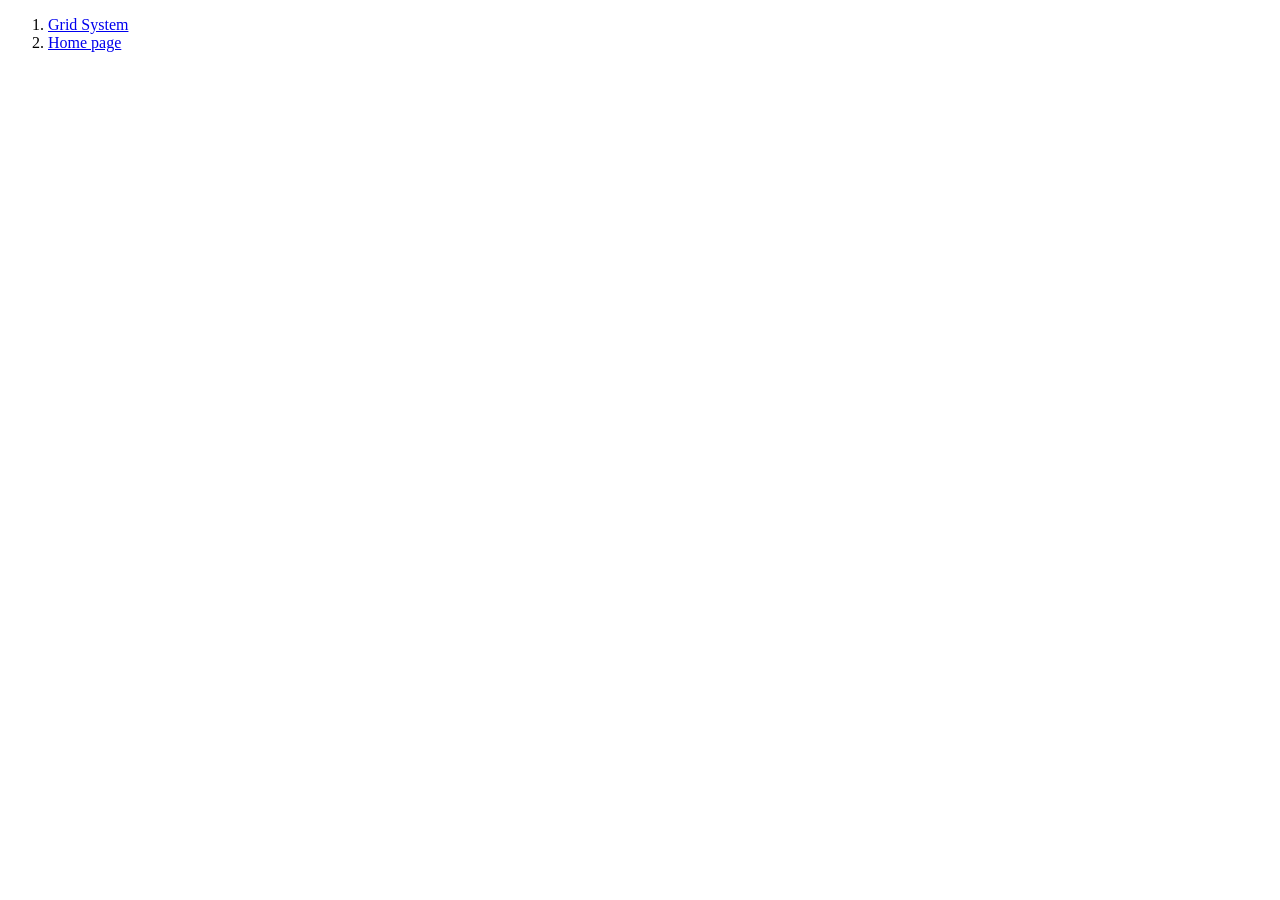
<file: index.html>
<!DOCTYPE html>
<html lang="en">
<head>
    <meta charset="UTF-8">
    <meta name="viewport" content="width=device-width, initial-scale=1.0">
    <title>Document</title>
</head>
<body>
    <ol>
        <li><a href="./grid-system.html">Grid System</a></li>
        <li><a href="./home.html">Home page</a></li>
    </ol>
</body>
</html>
</file>
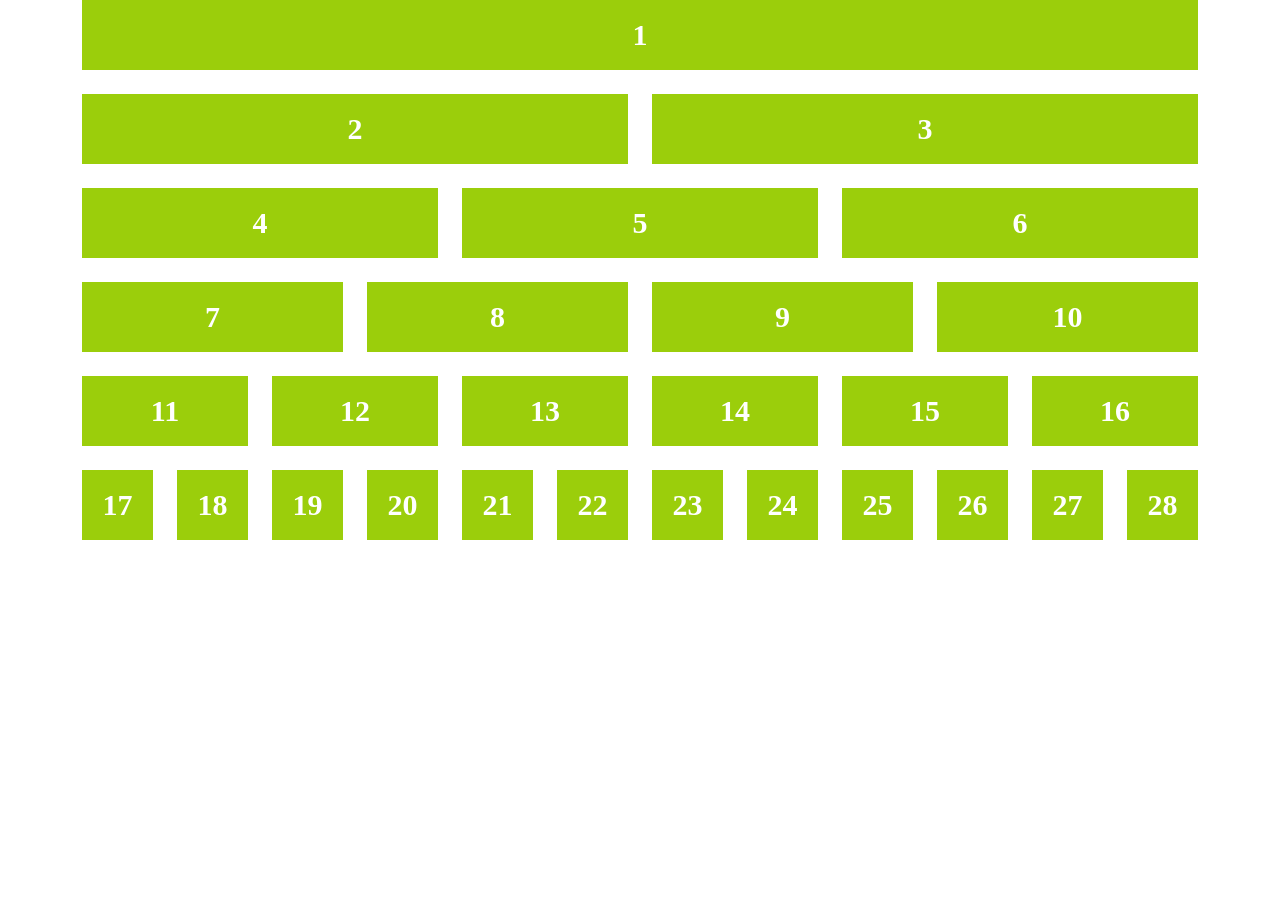
<file: grid-system.html>
<!doctype html>
<html lang="en">
    <head>
        <meta charset="UTF-8" />
        <meta name="viewport" content="width=device-width, initial-scale=1.0" />

        <link rel="stylesheet" href="css/grid.css" />
        <link rel="stylesheet" href="css/reset.css" />

        <title>Document</title>

        <style>
            .item {
                display: flex;
                justify-content: center;
                align-items: center;
                background: #9bce0b;
                color: #fff;
                padding: 20px;
                font-weight: 600;
                font-size: 30px;
            }
        </style>
    </head>
    <body>
        <div class="container">
            <div class="row">
                <div class="col">
                    <div class="item">1</div>
                </div>
            </div>

            <div class="row">
                <div class="col-6 g-3">
                    <div class="item">2</div>
                </div>
                <div class="col-6 g-3">
                    <div class="item">3</div>
                </div>
            </div>

            <div class="row">
                <div class="col-4 g-3">
                    <div class="item">4</div>
                </div>
                <div class="col-4 g-3">
                    <div class="item">5</div>
                </div>
                <div class="col-4 g-3">
                    <div class="item">6</div>
                </div>
            </div>

            <div class="row">
                <div class="col-3 g-3">
                    <div class="item">7</div>
                </div>
                <div class="col-3 g-3">
                    <div class="item">8</div>
                </div>
                <div class="col-3 g-3">
                    <div class="item">9</div>
                </div>
                <div class="col-3 g-3">
                    <div class="item">10</div>
                </div>
            </div>

            <div class="row">
                <div class="col-2 g-3">
                    <div class="item">11</div>
                </div>
                <div class="col-2 g-3">
                    <div class="item">12</div>
                </div>
                <div class="col-2 g-3">
                    <div class="item">13</div>
                </div>
                <div class="col-2 g-3">
                    <div class="item">14</div>
                </div>
                <div class="col-2 g-3">
                    <div class="item">15</div>
                </div>
                <div class="col-2 g-3">
                    <div class="item">16</div>
                </div>
            </div>

            <div class="row">
                <div class="col g-3">
                    <div class="item">17</div>
                </div>
                <div class="col g-3">
                    <div class="item">18</div>
                </div>
                <div class="col g-3">
                    <div class="item">19</div>
                </div>
                <div class="col g-3">
                    <div class="item">20</div>
                </div>
                <div class="col g-3">
                    <div class="item">21</div>
                </div>
                <div class="col g-3">
                    <div class="item">22</div>
                </div>
                <div class="col g-3">
                    <div class="item">23</div>
                </div>
                <div class="col g-3">
                    <div class="item">24</div>
                </div>
                <div class="col g-3">
                    <div class="item">25</div>
                </div>
                <div class="col g-3">
                    <div class="item">26</div>
                </div>
                <div class="col g-3">
                    <div class="item">27</div>
                </div>
                <div class="col g-3">
                    <div class="item">28</div>
                </div>
            </div>
        </div>
    </body>
</html>
</file>
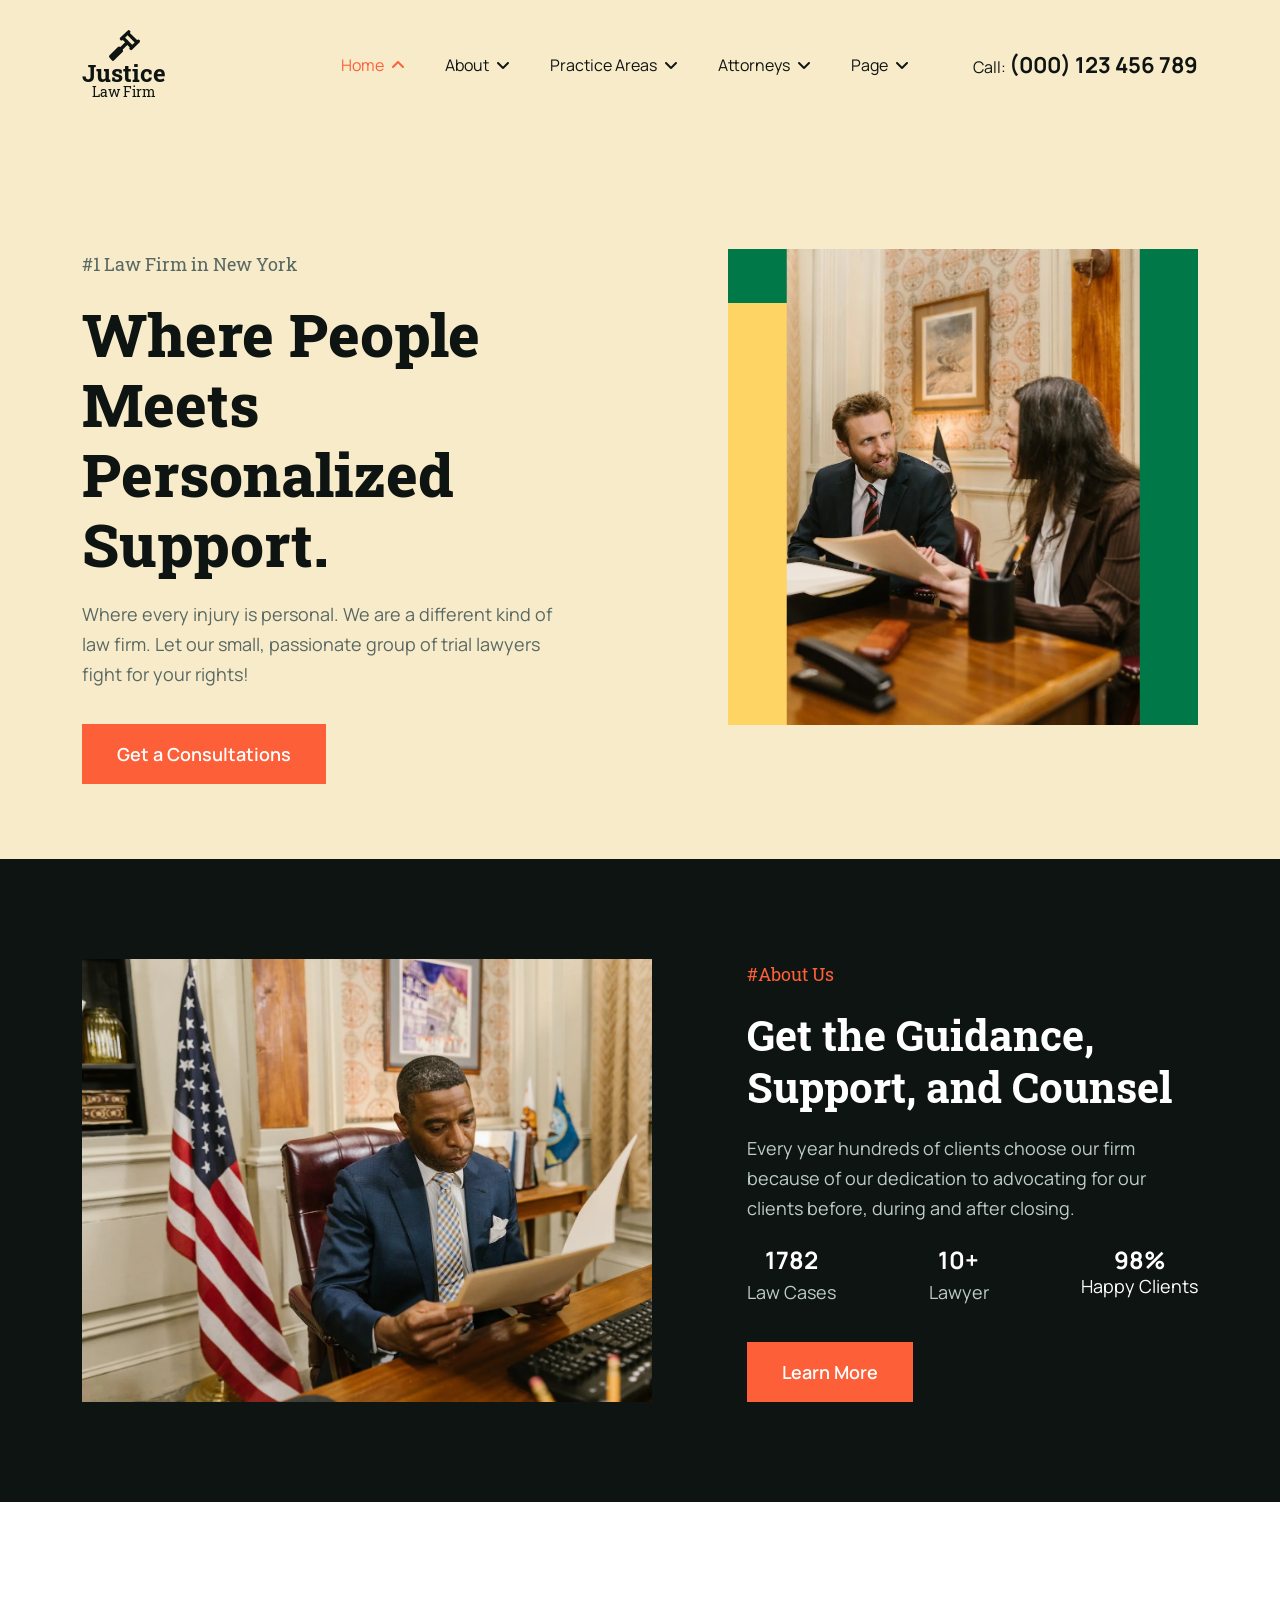
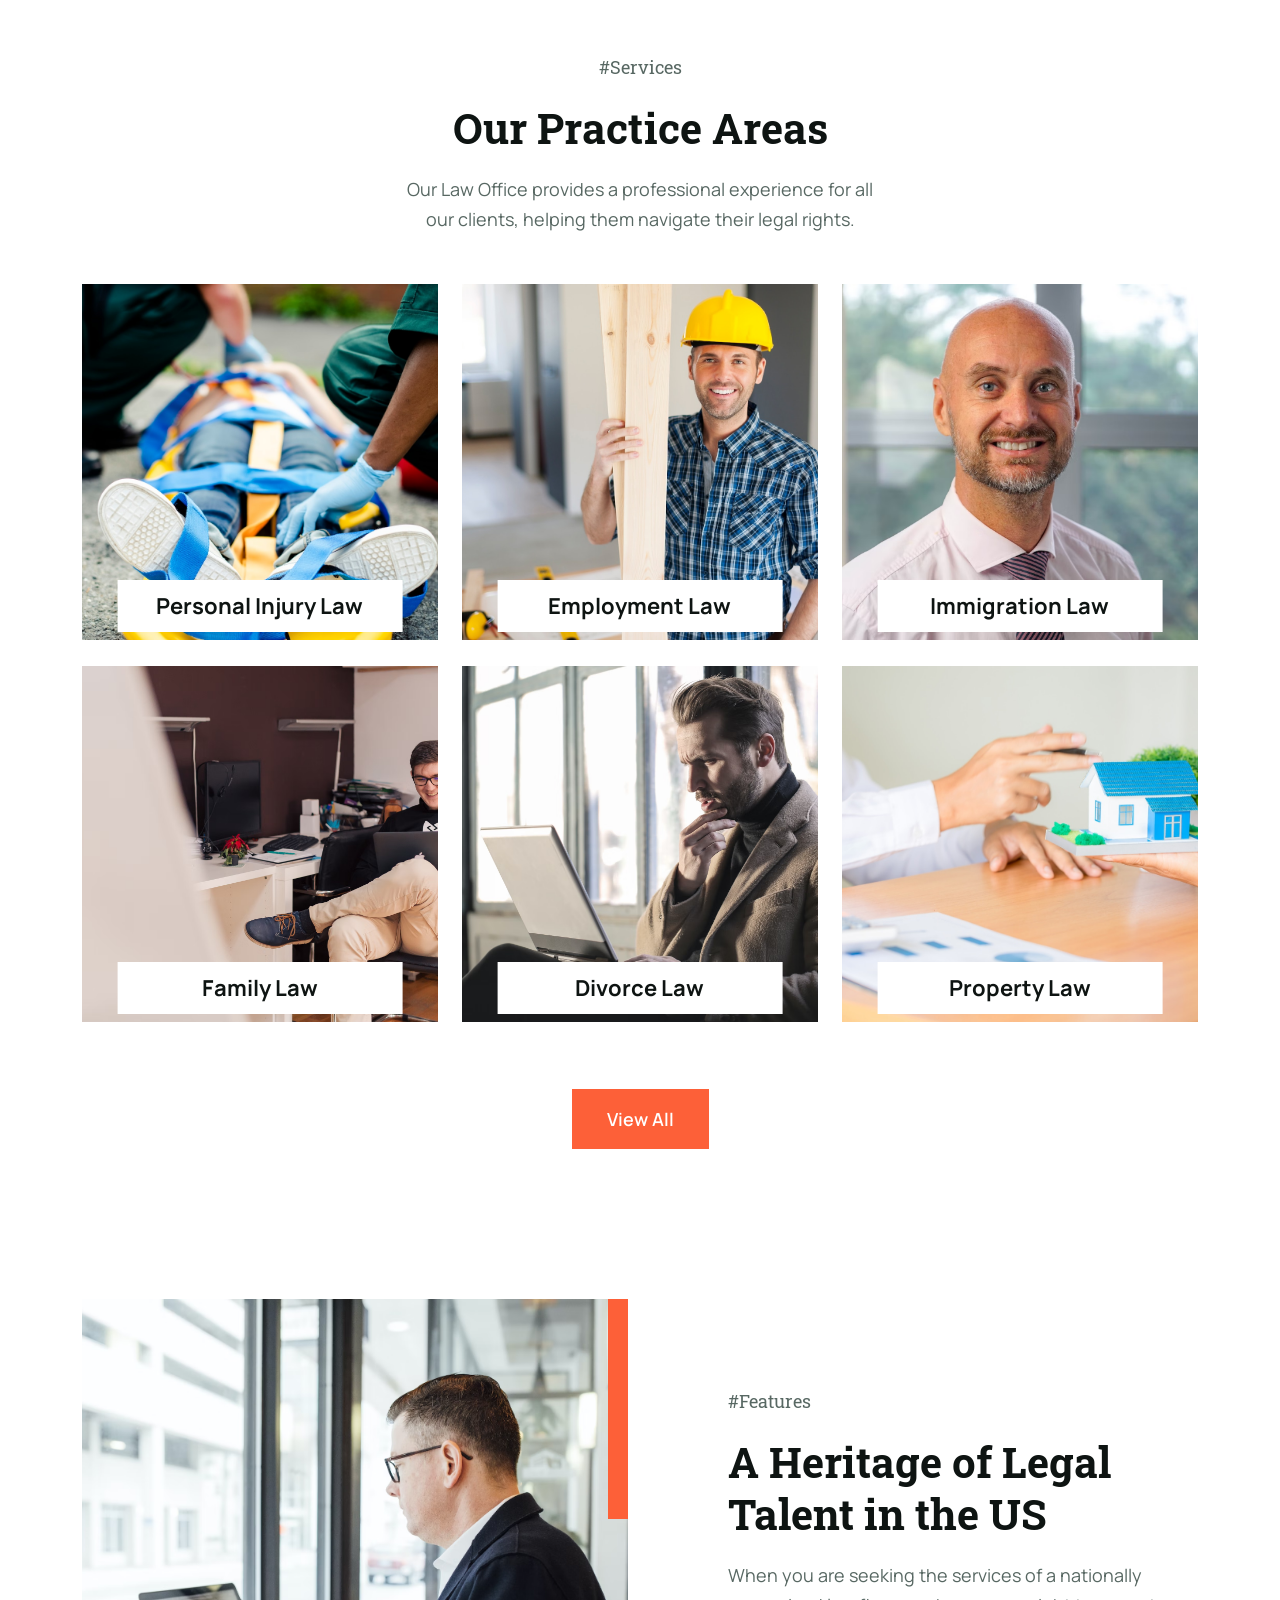
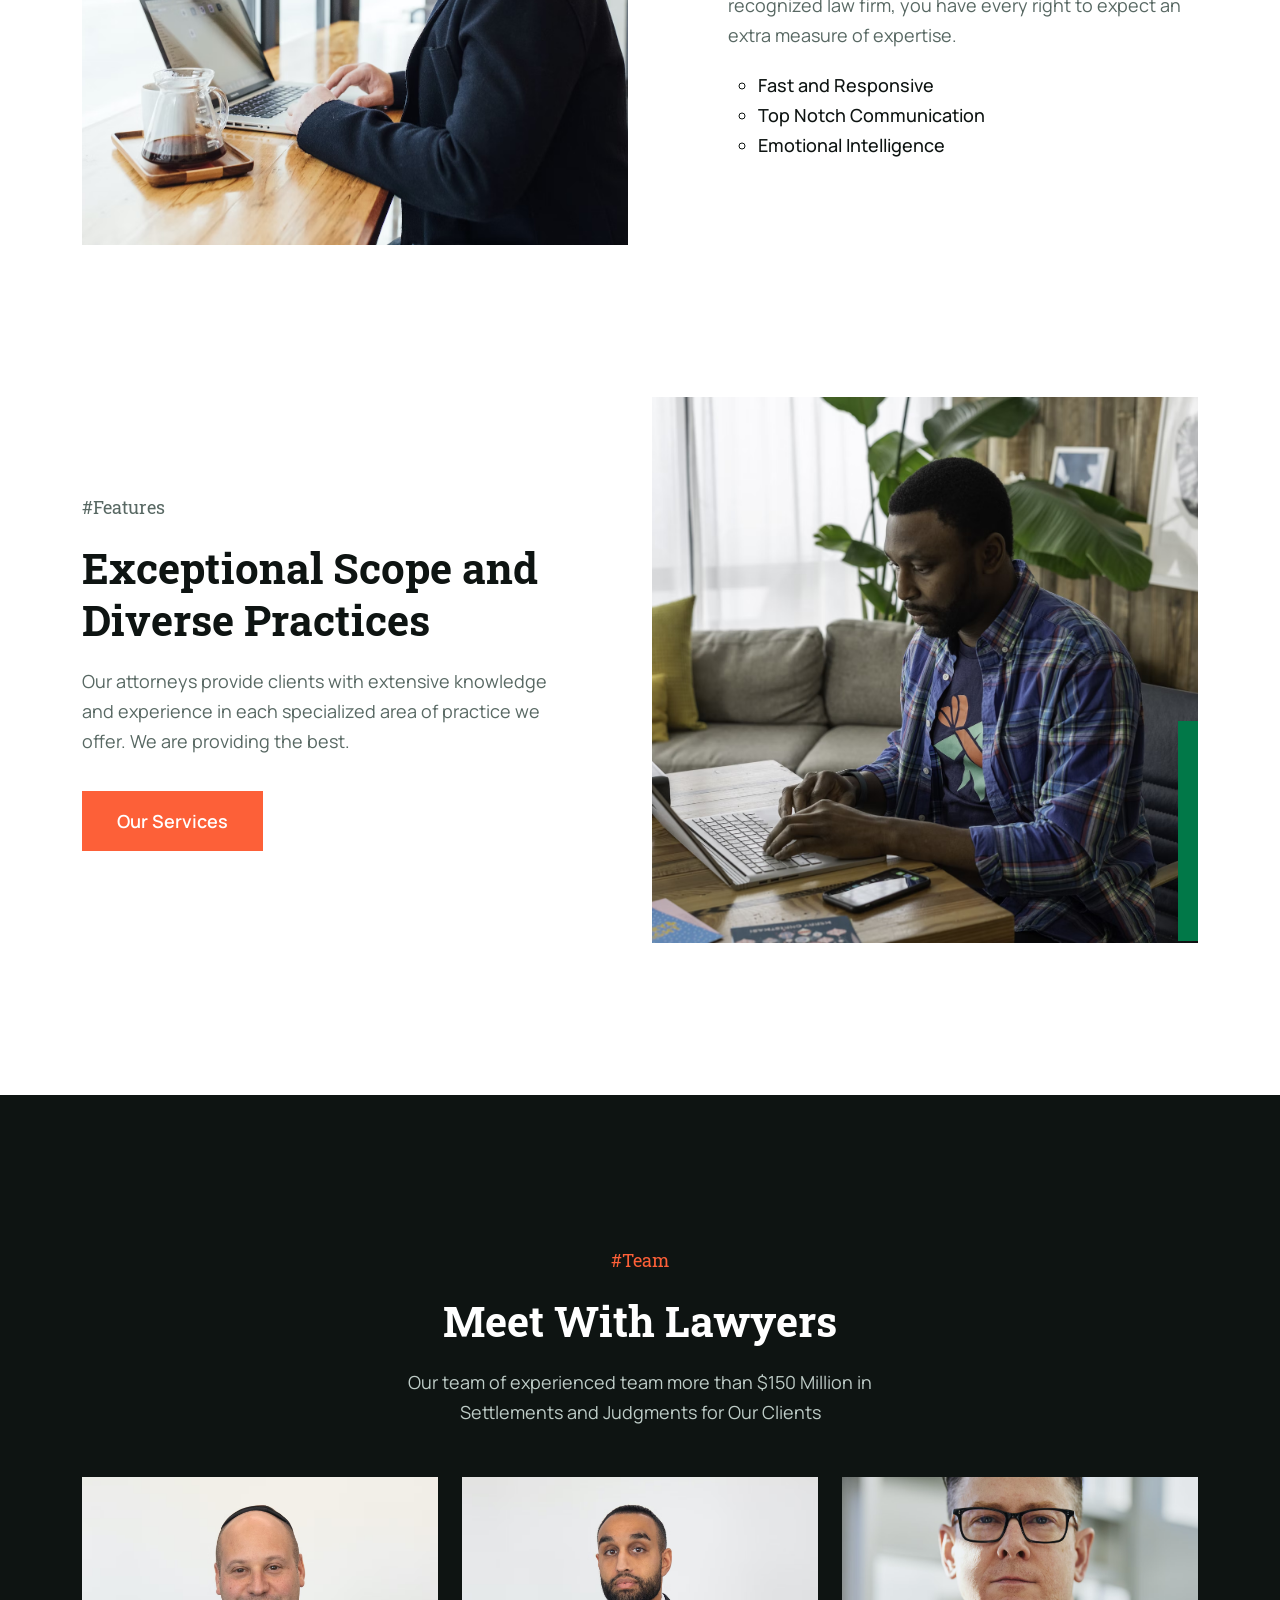
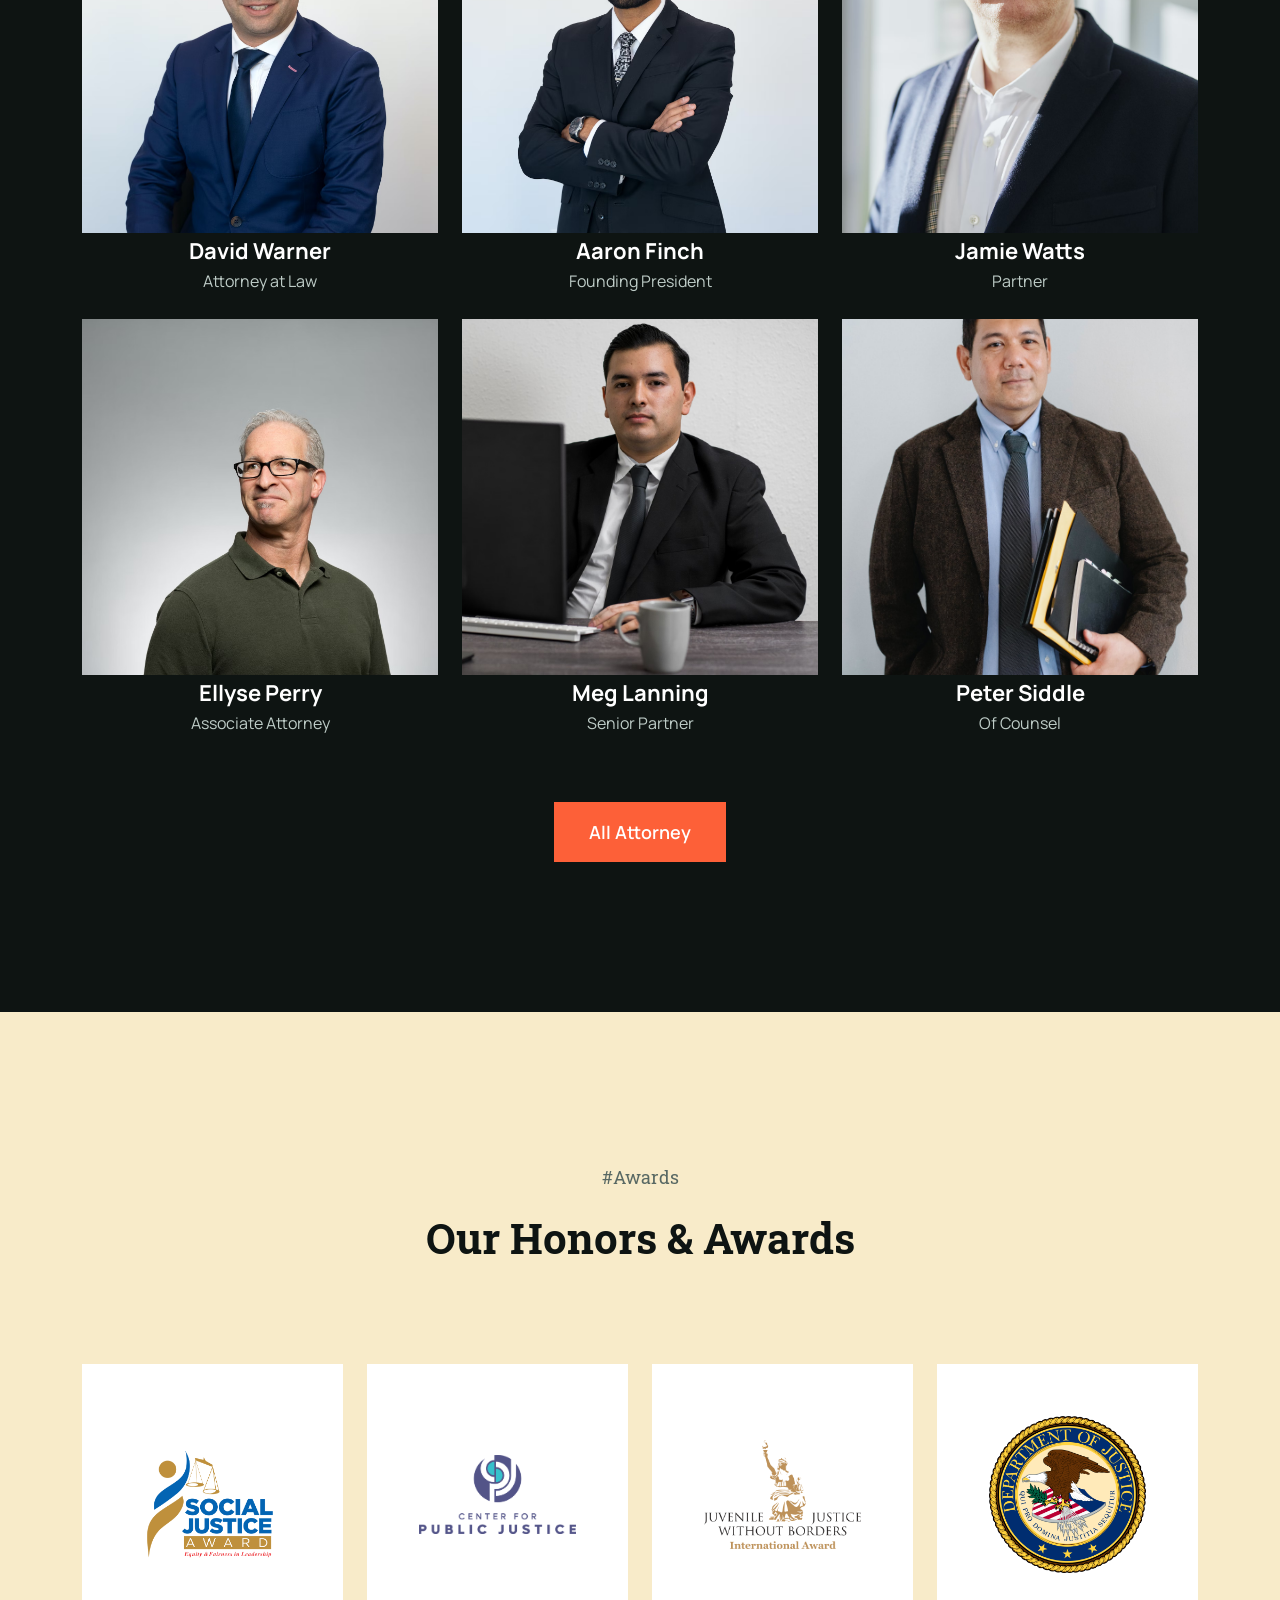
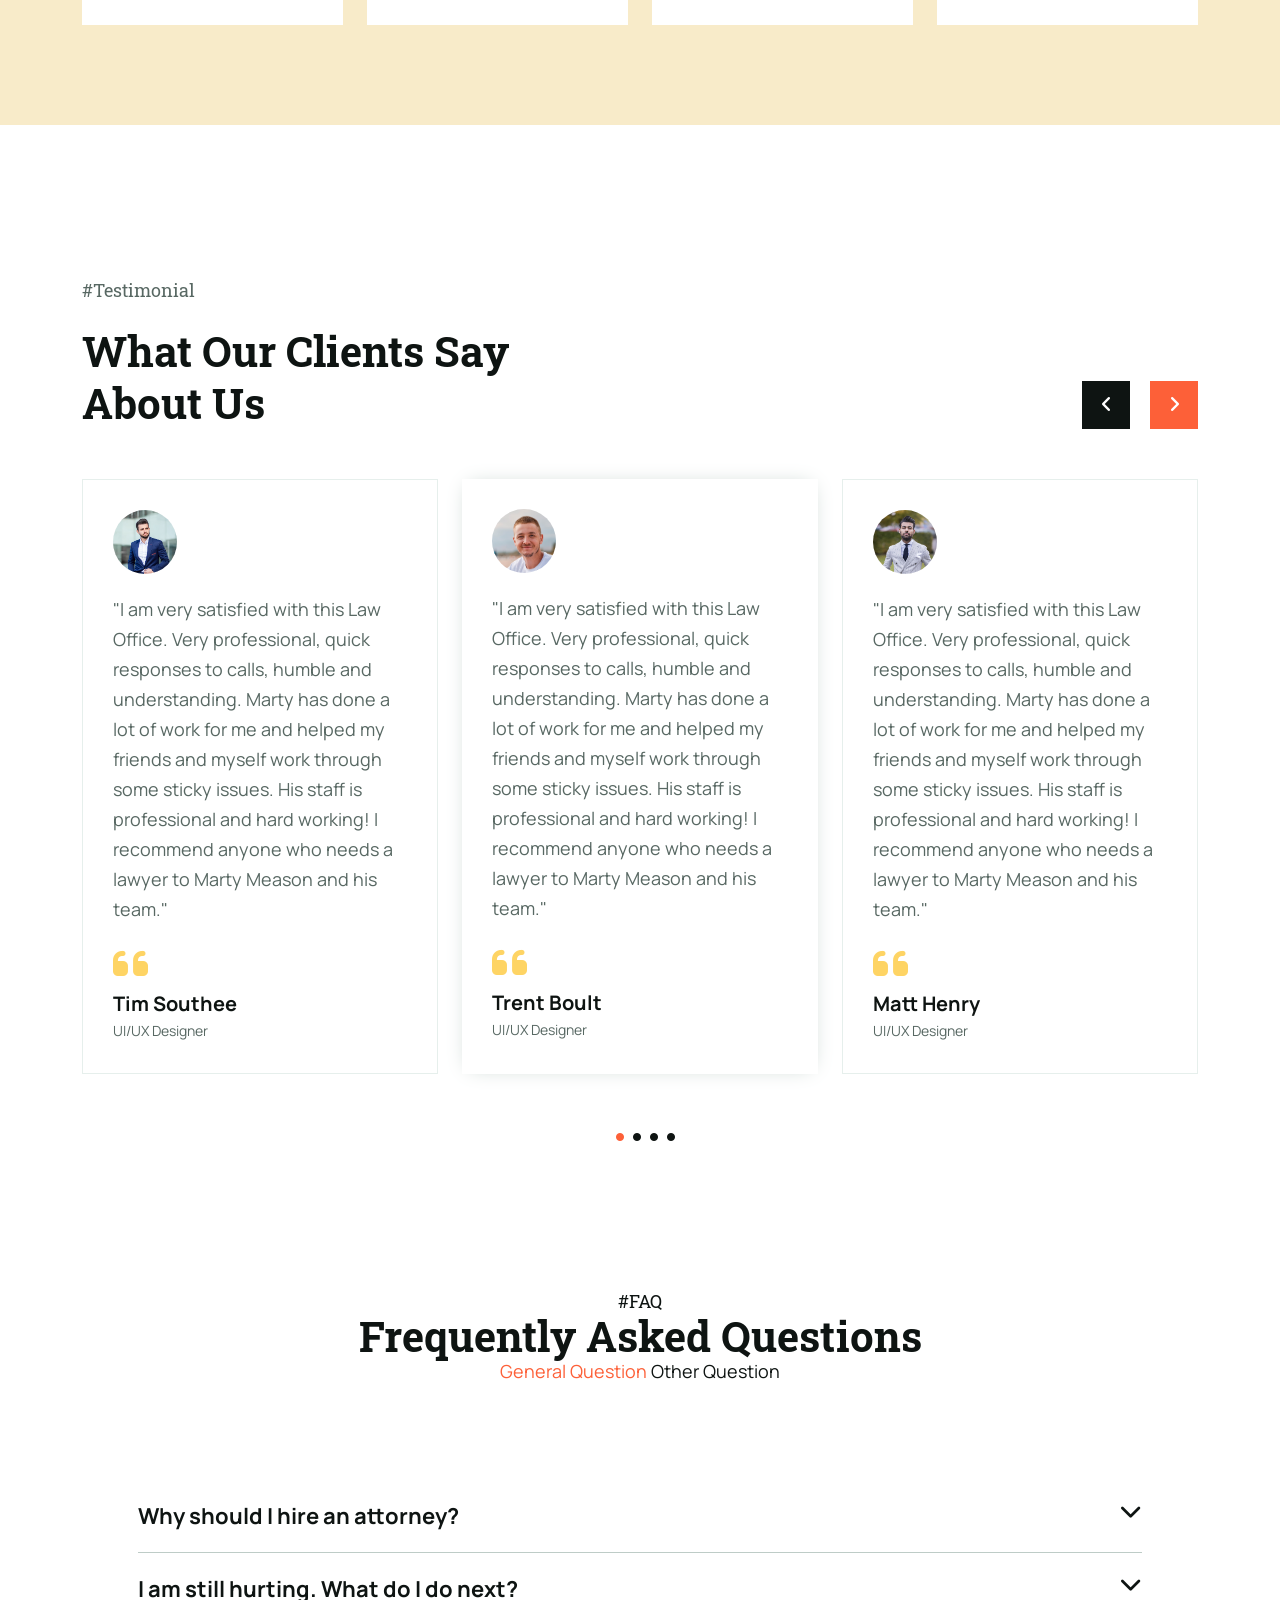
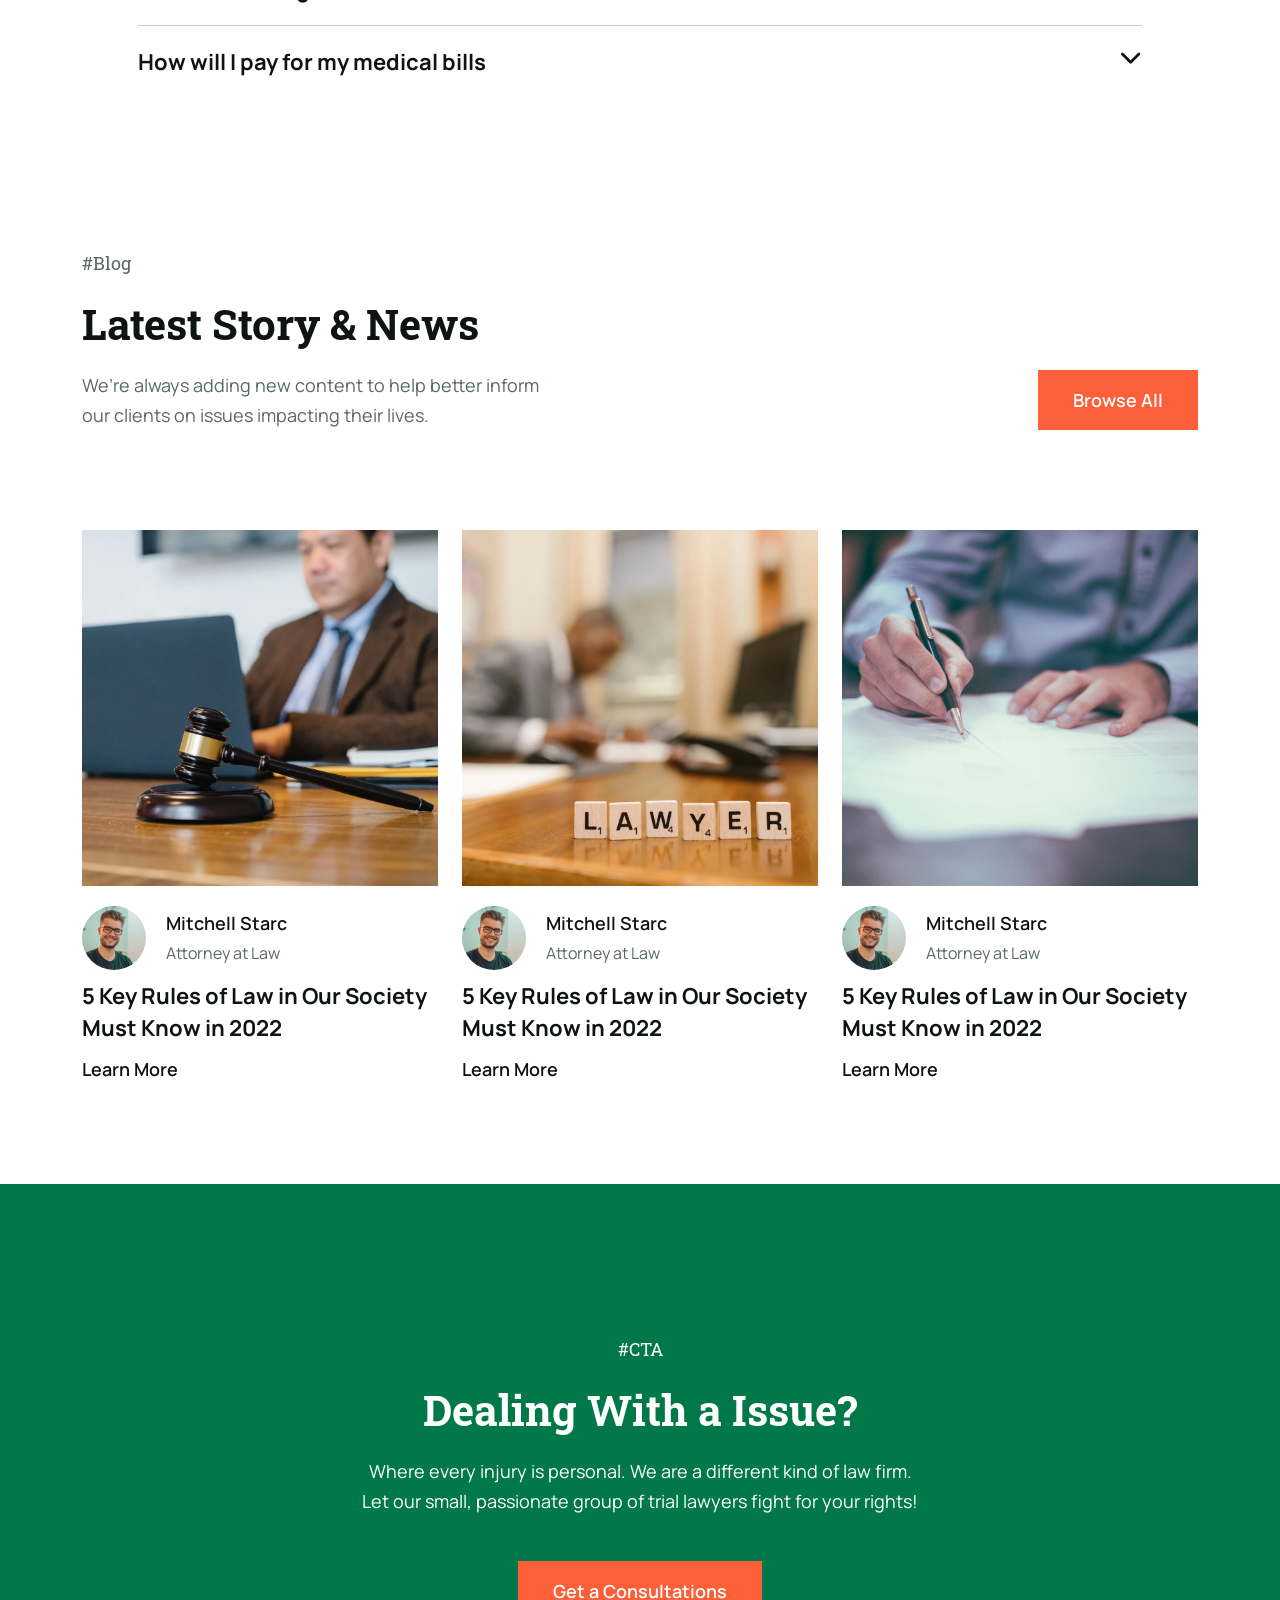
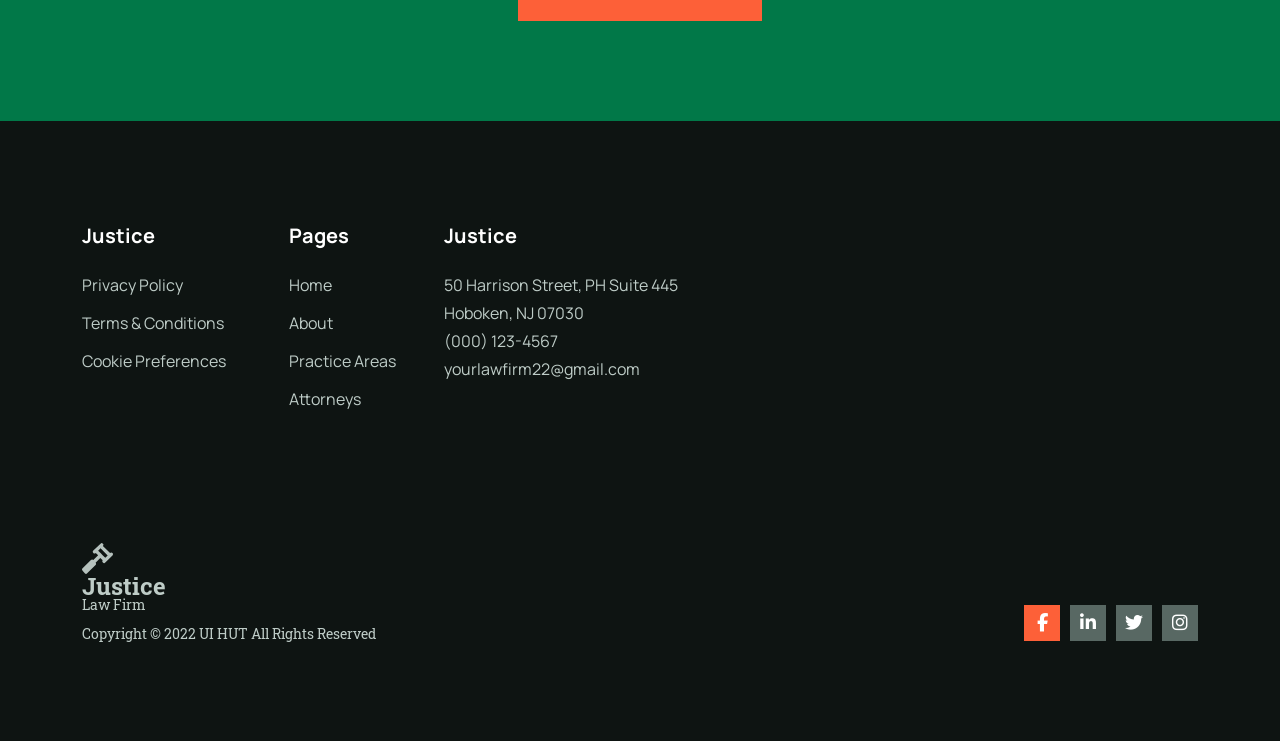
<file: home.html>
<!doctype html>
<html lang="en">
    <head>
        <meta charset="UTF-8" />
        <meta name="viewport" content="width=device-width, initial-scale=1.0" />
        <title>Home</title>

        <!-- Fonts -->
        <link rel="preconnect" href="https://fonts.googleapis.com" />
        <link rel="preconnect" href="https://fonts.gstatic.com" crossorigin />
        <link
            href="https://fonts.googleapis.com/css2?family=Manrope:wght@200..800&family=Roboto+Slab:wght@100..900&display=swap"
            rel="stylesheet"
        />

        <!-- Icons -->
        <link
            rel="stylesheet"
            href="https://cdnjs.cloudflare.com/ajax/libs/font-awesome/6.7.2/css/all.css"
            integrity="sha512-GmZYQ9SKTnOea030Tbiat0Y+jhnYLIpsGAe6QTnToi8hI2nNbVMETHeK4wm4MuYMQdrc38x+sX77+kVD01eNsQ=="
            crossorigin="anonymous"
            referrerpolicy="no-referrer"
        />

        <!-- CSS -->
        <link rel="stylesheet" href="./css/reset.css" />
        <link rel="stylesheet" href="./css/grid.css" />
        <link rel="stylesheet" href="./css/home.css" />
        <link rel="stylesheet" href="./css/breakpoint.css" />

        <style></style>
    </head>
    <body>
        <div class="wrapper">
            <!-- Start header -->
            <div class="header-wrapper">
                <div class="container">
                    <div class="row">
                        <div class="col">
                            <div class="header">
                                <div class="logo-wrapper">
                                    <img
                                        src="./img/logo-icon.svg"
                                        alt=""
                                        class="logo"
                                    />
                                    <span><bold>Justice</bold></span>
                                    <span>Law Firm</span>
                                </div>

                                <label class="nav-logo" for="nav-input">
                                    <i class="fa-solid fa-bars"></i>
                                    <input
                                        type="checkbox"
                                        id="nav-input"
                                        hidden
                                    />
                                </label>

                                <label class="nav-overlay" for="nav-input">
                                </label>

                                <div class="nav">
                                    <label class="nav-close" for="nav-input">
                                        <i class="fa-solid fa-xmark"></i>
                                    </label>
                                    <div class="nav__item active">
                                        Home
                                        <i class="fa-solid fa-angle-up"></i>
                                    </div>
                                    <div class="nav__item">About</div>
                                    <div class="nav__item">Practice Areas</div>
                                    <div class="nav__item">Attorneys</div>
                                    <div class="nav__item">Page</div>
                                </div>

                                <div class="header-contact">
                                    <span>Call: </span>
                                    <a href="tel:000123456789"
                                        ><bold>(000) 123 456 789</bold></a
                                    >
                                </div>
                            </div>
                        </div>
                    </div>

                    <div
                        class="row row-cols-2 row-cols-md-1 gy-md-5 header-intro"
                    >
                        <div class="col">
                            <div class="header-paragraph des-wrapper">
                                <p class="sub-heading">
                                    #1 Law Firm in New York
                                </p>
                                <h1>
                                    Where People Meets Personalized Support.
                                </h1>
                                <p>
                                    Where every injury is personal. We are a
                                    different kind of law firm. Let our small,
                                    passionate group of trial lawyers fight for
                                    your rights!
                                </p>
                                <a href="#!" class="primary-btn">
                                    Get a Consultations
                                </a>
                            </div>
                        </div>
                        <div class="col">
                            <div class="header-thumb"></div>
                        </div>
                    </div>
                </div>
            </div>
            <!-- End header -->

            <!-- Start main -->
            <div class="main-wrapper">
                <!-- About-us -->
                <div class="about-us-wrapper">
                    <div class="container">
                        <div class="row about-us-content">
                            <div class="col-7">
                                <img src="./img/img_about-us.png" alt="" />
                            </div>
                            <div class="col-5 col-md-12">
                                <div class="des-wrapper ml">
                                    <p class="sub-heading active">#About Us</p>
                                    <h2>
                                        Get the Guidance, Support, and Counsel
                                    </h2>
                                    <p>
                                        Every year hundreds of clients choose
                                        our firm because of our dedication to
                                        advocating for our clients before,
                                        during and after closing.
                                    </p>
                                    <div class="about-card">
                                        <div class="about-card__item">
                                            <span>1782</span>
                                            <p>Law Cases</p>
                                        </div>
                                        <div class="about-card__item">
                                            <span>10+</span>
                                            <p>Lawyer</p>
                                        </div>
                                        <div class="about-card__item">
                                            <span>98%</span>
                                            <span>Happy Clients</span>
                                        </div>
                                    </div>
                                    <a href="#!" class="primary-btn"
                                        >Learn More</a
                                    >
                                </div>
                            </div>
                        </div>
                    </div>
                </div>

                <!-- Services -->
                <div class="services-wrapper">
                    <div class="container service-content">
                        <div class="des-wrapper">
                            <p class="sub-heading">#Services</p>
                            <h2>Our Practice Areas</h2>
                            <p>
                                Our Law Office provides a professional
                                experience for all our clients, helping them
                                navigate their legal rights.
                            </p>
                        </div>
                        <div class="row row-cols-3 row-cols-md-2 row-cols-sm-1 g-3">
                            <div class="col">
                                <div class="service-thumb">
                                    <img
                                        src="./img/img_services-1.png"
                                        alt=""
                                    />
                                    <a href="#!"> Personal Injury Law </a>
                                </div>
                            </div>
                            <div class="col">
                                <div class="service-thumb">
                                    <img
                                        src="./img/img_services-2.png"
                                        alt=""
                                    />
                                    <a href="#!"> Employment Law </a>
                                </div>
                            </div>
                            <div class="col">
                                <div class="service-thumb">
                                    <img
                                        src="./img/img_services-3.png"
                                        alt=""
                                    />
                                    <a href="#!"> Immigration Law </a>
                                </div>
                            </div>
                            <div class="col">
                                <div class="service-thumb">
                                    <img
                                        src="./img/img_services-4.png"
                                        alt=""
                                    />
                                    <a href="#!">Family Law</a>
                                </div>
                            </div>
                            <div class="col">
                                <div class="service-thumb">
                                    <img
                                        src="./img/img_services-5.png"
                                        alt=""
                                    />
                                    <a href="#!">Divorce Law</a>
                                </div>
                            </div>
                            <div class="col">
                                <div class="service-thumb">
                                    <img
                                        src="./img/img_services-6.png"
                                        alt=""
                                    />
                                    <a href="#!">Property Law</a>
                                </div>
                            </div>
                        </div>
                        <a href="#!" class="primary-btn">View All</a>
                    </div>

                    <!-- Features -->
                    <div class="feature-wrapper">
                        <div class="container">
                            <div class="row gy-md-5">
                                <div class="col-6 col-md-12">
                                    <div class="thumb-wrap-1">
                                        <img
                                            src="./img/img_features-1.png"
                                            alt=""
                                        />
                                    </div>
                                </div>
                                <div class="col-6 col-md-12">
                                    <div class="des-wrapper ml">
                                        <p class="sub-heading">#Features</p>
                                        <h2>
                                            A Heritage of Legal Talent in the US
                                        </h2>
                                        <p>
                                            When you are seeking the services of
                                            a nationally recognized law firm,
                                            you have every right to expect an
                                            extra measure of expertise.
                                        </p>
                                        <ul>
                                            <li>Fast and Responsive</li>
                                            <li>Top Notch Communication</li>
                                            <li>Emotional Intelligence</li>
                                        </ul>
                                    </div>
                                </div>
                            </div>
                        </div>
                    </div>

                    <div class="feature-wrapper">
                        <div class="container">
                            <div class="row gy-md-5">
                                <div class="col-6 col-md-12">
                                    <div class="des-wrapper">
                                        <p class="sub-heading">#Features</p>
                                        <h2>
                                            Exceptional Scope and Diverse
                                            Practices
                                        </h2>
                                        <p>
                                            Our attorneys provide clients with
                                            extensive knowledge and experience
                                            in each specialized area of practice
                                            we offer. We are providing the best.
                                        </p>
                                        <a href="" class="primary-btn"
                                            >Our Services</a
                                        >
                                    </div>
                                </div>
                                <div class="col-6 col-md-12">
                                    <div class="thumb-wrap-2 ml">
                                        <img
                                            src="./img/img_features-2.png"
                                            alt=""
                                        />
                                    </div>
                                </div>
                            </div>
                        </div>
                    </div>

                    <!-- Team -->
                    <div class="team-wrapper">
                        <div class="container team-content">
                            <div class="des-wrapper">
                                <p class="sub-heading active">#Team</p>
                                <h2>Meet With Lawyers</h2>
                                <p>
                                    Our team of experienced team more than $150
                                    Million in Settlements and Judgments for Our
                                    Clients
                                </p>
                            </div>
                            <div
                                class="row row-cols-3 row-cols-md-1 g-3 gy-md-4"
                            >
                                <div class="col">
                                    <div class="team-thumb">
                                        <img
                                            src="./img/img_lawyer-1.png"
                                            alt=""
                                        />
                                        <a href="#!" class="primary-btn">
                                            View Profile
                                        </a>
                                        <div class="lawyer-info">
                                            <span>David Warner</span>
                                            <span>Attorney at Law</span>
                                        </div>
                                    </div>
                                </div>
                                <div class="col">
                                    <div class="team-thumb">
                                        <img
                                            src="./img/img_lawyer-2.png"
                                            alt=""
                                        />
                                        <a href="#!" class="primary-btn">
                                            View Profile
                                        </a>
                                        <div class="lawyer-info">
                                            <span>Aaron Finch</span>
                                            <span>Founding President</span>
                                        </div>
                                    </div>
                                </div>
                                <div class="col">
                                    <div class="team-thumb">
                                        <img
                                            src="./img/img_lawyer-3.png"
                                            alt=""
                                        />
                                        <a href="#!" class="primary-btn">
                                            View Profile
                                        </a>
                                        <div class="lawyer-info">
                                            <span>Jamie Watts</span>
                                            <span>Partner</span>
                                        </div>
                                    </div>
                                </div>
                                <div class="col">
                                    <div class="team-thumb">
                                        <img
                                            src="./img/img_lawyer-4.png"
                                            alt=""
                                        />
                                        <a href="#!" class="primary-btn">
                                            View Profile
                                        </a>
                                        <div class="lawyer-info">
                                            <span>Ellyse Perry</span>
                                            <span>Associate Attorney</span>
                                        </div>
                                    </div>
                                </div>
                                <div class="col">
                                    <div class="team-thumb">
                                        <img
                                            src="./img/img_lawyer-5.png"
                                            alt=""
                                        />
                                        <a href="#!" class="primary-btn">
                                            View Profile
                                        </a>
                                        <div class="lawyer-info">
                                            <span>Meg Lanning</span>
                                            <span>Senior Partner</span>
                                        </div>
                                    </div>
                                </div>
                                <div class="col">
                                    <div class="team-thumb">
                                        <img
                                            src="./img/img_lawyer-6.png"
                                            alt=""
                                        />
                                        <a href="#!" class="primary-btn">
                                            View Profile
                                        </a>
                                        <div class="lawyer-info">
                                            <span>Peter Siddle</span>
                                            <span>Of Counsel</span>
                                        </div>
                                    </div>
                                </div>
                            </div>
                            <a href="#!" class="primary-btn">All Attorney</a>
                        </div>
                    </div>

                    <!-- Awards -->
                    <div class="awards-wrapper">
                        <div class="container awards-content">
                            <div class="des-wrapper">
                                <p class="sub-heading">#Awards</p>
                                <h2>Our Honors & Awards</h2>
                            </div>
                            <div class="row row-cols-4 row-cols-md-1 gy-md-5">
                                <div class="col">
                                    <div class="awards-thumb">
                                        <img
                                            src="./img/img_award-1.png"
                                            alt=""
                                        />
                                    </div>
                                </div>
                                <div class="col">
                                    <div class="awards-thumb">
                                        <img
                                            src="./img/img_award-2.png"
                                            alt=""
                                        />
                                    </div>
                                </div>
                                <div class="col">
                                    <div class="awards-thumb">
                                        <img
                                            src="./img/img_award-3.png"
                                            alt=""
                                        />
                                    </div>
                                </div>
                                <div class="col">
                                    <div class="awards-thumb">
                                        <img
                                            src="./img/img_award-4.png"
                                            alt=""
                                        />
                                    </div>
                                </div>
                            </div>
                        </div>
                    </div>
                    <!-- End Awards -->

                    <!-- Start Testimonial -->
                    <div class="testimonial-wrapper">
                        <div class="container">
                            <div class="testimonial-header">
                                <div class="des-wrapper">
                                    <p class="sub-heading">#Testimonial</p>
                                    <h2>What Our Clients Say About Us</h2>
                                </div>
                                <div class="testimonial-header__breadcrumb">
                                    <div>
                                        <i class="fa-solid fa-angle-left"></i>
                                    </div>
                                    <div>
                                        <i class="fa-solid fa-angle-right"></i>
                                    </div>
                                </div>
                            </div>
                            <div class="testimonial-content">
                                <div
                                    class="row row-cols-3 row-cols-md-1 gy-md-4"
                                >
                                    <div class="col">
                                        <div class="testimonial-card">
                                            <img
                                                src="./img/img_client-1.png"
                                                alt=""
                                            />
                                            <p>
                                                "I am very satisfied with this
                                                Law Office. Very professional,
                                                quick responses to calls, humble
                                                and understanding. Marty has
                                                done a lot of work for me and
                                                helped my friends and myself
                                                work through some sticky issues.
                                                His staff is professional and
                                                hard working! I recommend anyone
                                                who needs a lawyer to Marty
                                                Meason and his team."
                                            </p>
                                            <div
                                                class="testimonial-card__footer"
                                            >
                                                <i
                                                    class="fa-solid fa-quote-left"
                                                >
                                                </i>
                                                <h3>Tim Southee</h3>
                                                <span>UI/UX Designer</span>
                                            </div>
                                        </div>
                                    </div>
                                    <div class="col">
                                        <div
                                            class="testimonial-card middle-card"
                                        >
                                            <img
                                                src="./img/img_client-2.png"
                                                alt=""
                                            />
                                            <p>
                                                "I am very satisfied with this
                                                Law Office. Very professional,
                                                quick responses to calls, humble
                                                and understanding. Marty has
                                                done a lot of work for me and
                                                helped my friends and myself
                                                work through some sticky issues.
                                                His staff is professional and
                                                hard working! I recommend anyone
                                                who needs a lawyer to Marty
                                                Meason and his team."
                                            </p>
                                            <div
                                                class="testimonial-card__footer"
                                            >
                                                <i
                                                    class="fa-solid fa-quote-left"
                                                >
                                                </i>
                                                <h3>Trent Boult</h3>
                                                <span>UI/UX Designer</span>
                                            </div>
                                        </div>
                                    </div>
                                    <div class="col">
                                        <div class="testimonial-card">
                                            <img
                                                src="./img/img_client-3.png"
                                                alt=""
                                            />
                                            <p>
                                                "I am very satisfied with this
                                                Law Office. Very professional,
                                                quick responses to calls, humble
                                                and understanding. Marty has
                                                done a lot of work for me and
                                                helped my friends and myself
                                                work through some sticky issues.
                                                His staff is professional and
                                                hard working! I recommend anyone
                                                who needs a lawyer to Marty
                                                Meason and his team."
                                            </p>
                                            <div
                                                class="testimonial-card__footer"
                                            >
                                                <i
                                                    class="fa-solid fa-quote-left"
                                                >
                                                </i>
                                                <h3>Matt Henry</h3>
                                                <span>UI/UX Designer</span>
                                            </div>
                                        </div>
                                    </div>
                                </div>
                            </div>
                            <div class="testimonial-footer">
                                <i class="fa-solid fa-circle active"></i>
                                <i class="fa-solid fa-circle"></i>
                                <i class="fa-solid fa-circle"></i>
                                <i class="fa-solid fa-circle"></i>
                            </div>
                        </div>
                    </div>
                    <!-- End Testimonial -->

                    <!-- Start FQA -->
                    <div class="faq-wrapper">
                        <div class="container">
                            <div class="">
                                <p class="sub-heading">#FAQ</p>
                                <h2>Frequently Asked Questions</h2>
                                <a href="#!" class="active">General Question</a>
                                <a href="#!">Other Question</a>
                            </div>

                            <ul class="faq-content">
                                <li class="faq-item">
                                    <div class="faq-item__title">
                                        <p>Why should I hire an attorney?</p>
                                        <i class="fa-solid fa-chevron-down"></i>
                                    </div>
                                    <p class="faq-item__text">
                                        When you are faced with a personal
                                        injury, the physical and emotional
                                        burden should not be taken for granted.
                                        Hiring an attorney not only provides
                                        trusted legal guidance but someone to
                                        stand in your corner when you need it
                                        most. Insurance companies are seeking
                                        their best interest and not your own, so
                                        it’s always a good idea to seek counsel.
                                    </p>
                                </li>
                                <li class="faq-item">
                                    <div class="faq-item__title">
                                        <p>
                                            I am still hurting. What do I do
                                            next?
                                        </p>
                                        <i class="fa-solid fa-chevron-down"></i>
                                    </div>
                                    <p class="faq-item__text">
                                        When you are faced with a personal
                                        injury, the physical and emotional
                                        burden should not be taken for granted.
                                        Hiring an attorney not only provides
                                        trusted legal guidance but someone to
                                        stand in your corner when you need it
                                        most. Insurance companies are seeking
                                        their best interest and not your own, so
                                        it’s always a good idea to seek counsel.
                                    </p>
                                </li>
                                <li class="faq-item">
                                    <div class="faq-item__title">
                                        <p>
                                            How will I pay for my medical bills
                                        </p>
                                        <i class="fa-solid fa-chevron-down"></i>
                                    </div>
                                    <p class="faq-item__text">
                                        When you are faced with a personal
                                        injury, the physical and emotional
                                        burden should not be taken for granted.
                                        Hiring an attorney not only provides
                                        trusted legal guidance but someone to
                                        stand in your corner when you need it
                                        most. Insurance companies are seeking
                                        their best interest and not your own, so
                                        it’s always a good idea to seek counsel.
                                    </p>
                                </li>
                            </ul>
                        </div>
                    </div>
                    <!-- End FQA -->

                    <!-- Start Blog -->
                    <div class="blog-wrapper">
                        <div class="container">
                            <div class="blog-header">
                                <div class="des-wrapper">
                                    <p class="sub-heading">#Blog</p>
                                    <h2>Latest Story & News</h2>
                                    <p>
                                        We’re always adding new content to help
                                        better inform our clients on issues
                                        impacting their lives.
                                    </p>
                                </div>
                                <div class="blog-header__btn">
                                    <a href="#!" class="primary-btn"
                                        >Browse All</a
                                    >
                                </div>
                            </div>
                            <div class="blog-content">
                                <div
                                    class="row row-cols-3 row-cols-md-1 gy-md-4"
                                >
                                    <div class="col">
                                        <div class="blog-card">
                                            <img
                                                class="thumb"
                                                src="./img/img_blog-1.png"
                                                alt=""
                                            />
                                            <div class="info">
                                                <div class="author-wrapper">
                                                    <img
                                                        class="author-avt"
                                                        src="./img/img_blog-author.png"
                                                        alt=""
                                                    />
                                                    <div class="author-info">
                                                        <span>
                                                            Mitchell Starc
                                                        </span>
                                                        <span>
                                                            Attorney at Law
                                                        </span>
                                                    </div>
                                                </div>
                                                <p class="card-title">
                                                    5 Key Rules of Law in Our
                                                    Society Must Know in 2022
                                                </p>
                                                <div class="blog-link">
                                                    Learn More
                                                </div>
                                            </div>
                                        </div>
                                    </div>
                                    <div class="col">
                                        <div class="blog-card">
                                            <img
                                                class="thumb"
                                                src="./img/img_blog-2.png"
                                                alt=""
                                            />
                                            <div class="info">
                                                <div class="author-wrapper">
                                                    <img
                                                        class="author-avt"
                                                        src="./img/img_blog-author.png"
                                                        alt=""
                                                    />
                                                    <div class="author-info">
                                                        <span>
                                                            Mitchell Starc
                                                        </span>
                                                        <span>
                                                            Attorney at Law
                                                        </span>
                                                    </div>
                                                </div>
                                                <p class="card-title">
                                                    5 Key Rules of Law in Our
                                                    Society Must Know in 2022
                                                </p>
                                                <div class="blog-link">
                                                    Learn More
                                                </div>
                                            </div>
                                        </div>
                                    </div>
                                    <div class="col">
                                        <div class="blog-card">
                                            <img
                                                class="thumb"
                                                src="./img/img_blog-3.png"
                                                alt=""
                                            />
                                            <div class="info">
                                                <div class="author-wrapper">
                                                    <img
                                                        class="author-avt"
                                                        src="./img/img_blog-author.png"
                                                        alt=""
                                                    />
                                                    <div class="author-info">
                                                        <span>
                                                            Mitchell Starc
                                                        </span>
                                                        <span>
                                                            Attorney at Law
                                                        </span>
                                                    </div>
                                                </div>
                                                <p class="card-title">
                                                    5 Key Rules of Law in Our
                                                    Society Must Know in 2022
                                                </p>
                                                <div class="blog-link">
                                                    Learn More
                                                </div>
                                            </div>
                                        </div>
                                    </div>
                                </div>
                            </div>
                        </div>
                    </div>
                    <!-- End Blog -->

                    <!-- Start CTA -->
                    <div class="cta-wrapper">
                        <div class="container">
                            <div class="des-wrapper">
                                <p class="sub-heading">#CTA</p>
                                <h2>Dealing With a Issue?</h2>
                                <p>
                                    Where every injury is personal. We are a
                                    different kind of law firm. Let our small,
                                    passionate group of trial lawyers fight for
                                    your rights!
                                </p>
                            </div>
                            <a href="#!" class="primary-btn">
                                Get a Consultations
                            </a>
                        </div>
                    </div>
                    <!-- End CTA -->
                </div>
            </div>
            <!-- End main -->

            <!-- Start footer -->
            <div class="footer-wrapper">
                <div class="container footer-inner">
                    <div>
                        <div class="footer-content">
                            <div class="row gy-md-3">
                                <div class="col col-md-12">
                                    <p class="title">Justice</p>
                                    <div class="item-wrapper">
                                        <ul>
                                            <li>
                                                <a href="#!" class="item">
                                                    Privacy Policy
                                                </a>
                                            </li>
                                            <li>
                                                <a href="#!" class="item">
                                                    Terms & Conditions
                                                </a>
                                            </li>
                                            <li>
                                                <a href="#!" class="item">
                                                    Cookie Preferences
                                                </a>
                                            </li>
                                        </ul>
                                    </div>
                                </div>
                                <div class="col-3 col-md-12">
                                    <p class="title">Pages</p>
                                    <div class="item-wrapper">
                                        <ul>
                                            <li>
                                                <a href="#!" class="item">
                                                    Home
                                                </a>
                                            </li>
                                            <li>
                                                <a href="#!" class="item">
                                                    About
                                                </a>
                                            </li>
                                            <li>
                                                <a href="#!" class="item">
                                                    Practice Areas
                                                </a>
                                            </li>
                                            <li>
                                                <a href="#!" class="item">
                                                    Attorneys
                                                </a>
                                            </li>
                                        </ul>
                                    </div>
                                </div>
                                <div class="col-5 col-md-12">
                                    <p class="title">Justice</p>
                                    <div class="item-wrapper">
                                        <span>
                                            50 Harrison Street, PH Suite 445
                                            Hoboken, NJ 07030 <br />
                                            (000) 123-4567 <br />
                                            yourlawfirm22@gmail.com
                                        </span>
                                    </div>
                                </div>
                            </div>
                        </div>
                        <div class="address-wrapper">
                            <iframe
                                src="https://www.google.com/maps/embed?pb=!1m18!1m12!1m3!1d924.5051956734412!2d106.76986413335942!3d10.893951314306545!2m3!1f0!2f0!3f0!3m2!1i1024!2i768!4f13.1!3m3!1m2!1s0x3174d97bb07a102f%3A0xfb41da2eda7e260d!2sCAM%20Coffee%20and%20Mood!5e0!3m2!1svi!2s!4v1792656068567!5m2!1svi!2s"
                                height="270px"
                                style="border: 0"
                                allowfullscreen=""
                                loading="lazy"
                                referrerpolicy="strict-origin-when-cross-origin"
                            ></iframe>
                        </div>
                    </div>
                    <div>
                        <div class="logo-wrapper">
                            <img
                                src="./img/logo-icon.svg"
                                alt=""
                                class="logo"
                            />
                            <span><bold>Justice</bold></span>
                            <span>Law Firm</span>
                            <span
                                >Copyright © 2022 UI HUT All Rights Reserved
                            </span>
                        </div>
                        <div class="social-link">
                            <a href="#!">
                                <i class="fa-brands fa-facebook-f"></i>
                            </a>
                            <a href="#!">
                                <i class="fa-brands fa-linkedin-in"></i>
                            </a>
                            <a href="#!">
                                <i class="fa-brands fa-twitter"></i>
                            </a>
                            <a href="#!">
                                <i class="fa-brands fa-instagram"></i>
                            </a>
                        </div>
                    </div>
                </div>
            </div>
            <!-- End footer -->
        </div>
    </body>
</html>
</file>
<file: css/grid.css>
* {
    box-sizing: border-box;
}

.container {
    --spacer: 24px;
    --columns: 12;

    max-width: 1320px;
    margin-left: auto;
    margin-right: auto;
    padding-left: calc(var(--spacer) / 2);
    padding-right: calc(var(--spacer) / 2);
}

.row {
    --spacer-x: var(--spacer);
    --spacer-y: 0;

    display: flex;
    flex-wrap: wrap;

    margin-left: calc(var(--spacer-x) / 2 * -1);
    margin-right: calc(var(--spacer-x) / 2 * -1);
    margin-top: calc(var(--spacer-y) * -1);
}

.col {
    flex: 1 0 0;
}

.col,
.row > [class*="col-"] {
    padding-left: calc(var(--spacer-x) / 2);
    padding-right: calc(var(--spacer-x) / 2);
    margin-top: var(--spacer-y);
}

.row > [class*="col-"] {
    flex-basis: calc(100% / var(--columns) * var(--col-numbers));
}

.col,
.row[class*="col-"] > * {
    flex-basis: calc(100% / var(--row-cols-number));
}

.col,
.row > [class*="col-"] {
    margin-left: calc(100% / var(--columns) * var(--col-offset-number));
}

/* Offset */
.offset-1 {
    --col-offset-number: 1;
}

.offset-2 {
    --col-offset-number: 2;
}

.offset-3 {
    --col-offset-number: 3;
}

.offset-4 {
    --col-offset-number: 4;
}

.offset-5 {
    --col-offset-number: 5;
}

.offset-6 {
    --col-offset-number: 6;
}

.offset-7 {
    --col-offset-number: 7;
}

.offset-8 {
    --col-offset-number: 8;
}

.offset-9 {
    --col-offset-number: 9;
}

.offset-10 {
    --col-offset-number: 10;
}

.offset-11 {
    --col-offset-number: 11;
}

/* Row-columns */
.row-cols-1 {
    --row-cols-number: 1;
}

.row-cols-2 {
    --row-cols-number: 2;
}

.row-cols-3 {
    --row-cols-number: 3;
}

.row-cols-4 {
    --row-cols-number: 4;
}

.row-cols-5 {
    --row-cols-number: 5;
}

.row-cols-6 {
    --row-cols-number: 6;
}

/* Gutters */
.g-0,
.gx-0 {
    --spacer-x: 0;
}

.g-1,
.gx-1 {
    --spacer-x: calc(var(--spacer) * 0.25);
}

.g-2,
.gx-2 {
    --spacer-x: calc(var(--spacer) * 0.5);
}

.g-3,
.gx-3 {
    --spacer-x: var(--spacer);
}

.g-4,
.gx-4 {
    --spacer-x: calc(var(--spacer) * 1.5);
}

.g-5,
.gx-5 {
    --spacer-x: calc(var(--spacer) * 3);
}

.g-0,
.gy-0 {
    --spacer-y: 0;
}

.g-1,
.gy-1 {
    --spacer-y: calc(var(--spacer) * 0.25);
}

.g-2,
.gy-2 {
    --spacer-y: calc(var(--spacer) * 0.5);
}

.g-3,
.gy-3 {
    --spacer-y: var(--spacer);
}

.g-4,
.gy-4 {
    --spacer-y: calc(var(--spacer) * 1.5);
}

.g-5,
.gy-5 {
    --spacer-y: calc(var(--spacer) * 3);
}

/* col-number */
.col-1 {
    --col-numbers: 1;
}

.col-2 {
    --col-numbers: 2;
}

.col-3 {
    --col-numbers: 3;
}

.col-4 {
    --col-numbers: 4;
}

.col-5 {
    --col-numbers: 5;
}

.col-6 {
    --col-numbers: 6;
}

.col-7 {
    --col-numbers: 7;
}

.col-8 {
    --col-numbers: 8;
}

.col-9 {
    --col-numbers: 9;
}

.col-10 {
    --col-numbers: 10;
}

.col-11 {
    --col-numbers: 11;
}

.col-12 {
    --col-numbers: 12;
}

/* xl */
@media (max-width: 1399.98px) {
    .container {
        max-width: 1140px;
    }

    /* Offset */
    .offset-xl-1 {
        --col-offset-number: 1;
    }

    .offset-xl-2 {
        --col-offset-number: 2;
    }

    .offset-xl-3 {
        --col-offset-number: 3;
    }

    .offset-xl-4 {
        --col-offset-number: 4;
    }

    .offset-xl-5 {
        --col-offset-number: 5;
    }

    .offset-xl-6 {
        --col-offset-number: 6;
    }

    .offset-xl-7 {
        --col-offset-number: 7;
    }

    .offset-xl-8 {
        --col-offset-number: 8;
    }

    .offset-xl-9 {
        --col-offset-number: 9;
    }

    .offset-xl-10 {
        --col-offset-number: 10;
    }

    .offset-xl-11 {
        --col-offset-number: 11;
    }

    /* Row-columns */
    .row-cols-xl-1 {
        --row-cols-number: 1;
    }

    .row-cols-xl-2 {
        --row-cols-number: 2;
    }

    .row-cols-xl-3 {
        --row-cols-number: 3;
    }

    .row-cols-xl-4 {
        --row-cols-number: 4;
    }

    .row-cols-xl-5 {
        --row-cols-number: 5;
    }

    .row-cols-xl-6 {
        --row-cols-number: 6;
    }

    /* Gutters */
    .g-xl-0,
    .gx-xl-0 {
        --spacer-x: 0;
    }

    .g-xl-1,
    .gx-xl-1 {
        --spacer-x: calc(var(--spacer) * 0.25);
    }

    .g-xl-2,
    .gx-xl-2 {
        --spacer-x: calc(var(--spacer) * 0.5);
    }

    .g-xl-3,
    .gx-xl-3 {
        --spacer-x: var(--spacer);
    }

    .g-xl-4,
    .gx-xl-4 {
        --spacer-x: calc(var(--spacer) * 1.5);
    }

    .g-xl-5,
    .gx-xl-5 {
        --spacer-x: calc(var(--spacer) * 3);
    }

    .g-xl-0,
    .gy-xl-0 {
        --spacer-y: 0;
    }

    .g-xl-1,
    .gy-xl-1 {
        --spacer-y: calc(var(--spacer) * 0.25);
    }

    .g-xl-2,
    .gy-xl-2 {
        --spacer-y: calc(var(--spacer) * 0.5);
    }

    .g-xl-3,
    .gy-xl-3 {
        --spacer-y: var(--spacer);
    }

    .g-xl-4,
    .gy-xl-4 {
        --spacer-y: calc(var(--spacer) * 1.5);
    }

    .g-xl-5,
    .gy-xl-5 {
        --spacer-y: calc(var(--spacer) * 3);
    }

    /* col-number */
    .col-xl-1 {
        --col-numbers: 1;
    }

    .col-xl-2 {
        --col-numbers: 2;
    }

    .col-xl-3 {
        --col-numbers: 3;
    }

    .col-xl-4 {
        --col-numbers: 4;
    }

    .col-xl-5 {
        --col-numbers: 5;
    }

    .col-xl-6 {
        --col-numbers: 6;
    }

    .col-xl-7 {
        --col-numbers: 7;
    }

    .col-xl-8 {
        --col-numbers: 8;
    }

    .col-xl-9 {
        --col-numbers: 9;
    }

    .col-xl-10 {
        --col-numbers: 10;
    }

    .col-xl-11 {
        --col-numbers: 11;
    }

    .col-xl-12 {
        --col-numbers: 12;
    }
}

/* lg */
@media (max-width: 1199.98px) {
    .container {
        max-width: 960px;
    }

    /* Offset */
    .offset-lg-1 {
        --col-offset-number: 1;
    }

    .offset-lg-2 {
        --col-offset-number: 2;
    }

    .offset-lg-3 {
        --col-offset-number: 3;
    }

    .offset-lg-4 {
        --col-offset-number: 4;
    }

    .offset-lg-5 {
        --col-offset-number: 5;
    }

    .offset-lg-6 {
        --col-offset-number: 6;
    }

    .offset-lg-7 {
        --col-offset-number: 7;
    }

    .offset-lg-8 {
        --col-offset-number: 8;
    }

    .offset-lg-9 {
        --col-offset-number: 9;
    }

    .offset-lg-10 {
        --col-offset-number: 10;
    }

    .offset-lg-11 {
        --col-offset-number: 11;
    }

    /* Row-columns */
    .row-cols-lg-1 {
        --row-cols-number: 1;
    }

    .row-cols-lg-2 {
        --row-cols-number: 2;
    }

    .row-cols-lg-3 {
        --row-cols-number: 3;
    }

    .row-cols-lg-4 {
        --row-cols-number: 4;
    }

    .row-cols-lg-5 {
        --row-cols-number: 5;
    }

    .row-cols-lg-6 {
        --row-cols-number: 6;
    }

    /* Gutters */
    .g-lg-0,
    .gx-lg-0 {
        --spacer-x: 0;
    }

    .g-lg-1,
    .gx-lg-1 {
        --spacer-x: calc(var(--spacer) * 0.25);
    }

    .g-lg-2,
    .gx-lg-2 {
        --spacer-x: calc(var(--spacer) * 0.5);
    }

    .g-lg-3,
    .gx-lg-3 {
        --spacer-x: var(--spacer);
    }

    .g-lg-4,
    .gx-lg-4 {
        --spacer-x: calc(var(--spacer) * 1.5);
    }

    .g-lg-5,
    .gx-lg-5 {
        --spacer-x: calc(var(--spacer) * 3);
    }

    .g-lg-0,
    .gy-lg-0 {
        --spacer-y: 0;
    }

    .g-lg-1,
    .gy-lg-1 {
        --spacer-y: calc(var(--spacer) * 0.25);
    }

    .g-lg-2,
    .gy-lg-2 {
        --spacer-y: calc(var(--spacer) * 0.5);
    }

    .g-lg-3,
    .gy-lg-3 {
        --spacer-y: var(--spacer);
    }

    .g-lg-4,
    .gy-lg-4 {
        --spacer-y: calc(var(--spacer) * 1.5);
    }

    .g-lg-5,
    .gy-lg-5 {
        --spacer-y: calc(var(--spacer) * 3);
    }

    /* col-number */
    .col-lg-1 {
        --col-numbers: 1;
    }

    .col-lg-2 {
        --col-numbers: 2;
    }

    .col-lg-3 {
        --col-numbers: 3;
    }

    .col-lg-4 {
        --col-numbers: 4;
    }

    .col-lg-5 {
        --col-numbers: 5;
    }

    .col-lg-6 {
        --col-numbers: 6;
    }

    .col-lg-7 {
        --col-numbers: 7;
    }

    .col-lg-8 {
        --col-numbers: 8;
    }

    .col-lg-9 {
        --col-numbers: 9;
    }

    .col-lg-10 {
        --col-numbers: 10;
    }

    .col-lg-11 {
        --col-numbers: 11;
    }

    .col-lg-12 {
        --col-numbers: 12;
    }
}

/* md */
@media (max-width: 991.98px) {
    .container {
        max-width: 720px;
    }

    /* Offset */
    .offset-md-1 {
        --col-offset-number: 1;
    }

    .offset-md-2 {
        --col-offset-number: 2;
    }

    .offset-md-3 {
        --col-offset-number: 3;
    }

    .offset-md-4 {
        --col-offset-number: 4;
    }

    .offset-md-5 {
        --col-offset-number: 5;
    }

    .offset-md-6 {
        --col-offset-number: 6;
    }

    .offset-md-7 {
        --col-offset-number: 7;
    }

    .offset-md-8 {
        --col-offset-number: 8;
    }

    .offset-md-9 {
        --col-offset-number: 9;
    }

    .offset-md-10 {
        --col-offset-number: 10;
    }

    .offset-md-11 {
        --col-offset-number: 11;
    }

    /* Row-columns */
    .row-cols-md-1 {
        --row-cols-number: 1;
    }

    .row-cols-md-2 {
        --row-cols-number: 2;
    }

    .row-cols-md-3 {
        --row-cols-number: 3;
    }

    .row-cols-md-4 {
        --row-cols-number: 4;
    }

    .row-cols-md-5 {
        --row-cols-number: 5;
    }

    .row-cols-md-6 {
        --row-cols-number: 6;
    }

    /* Gutters */
    .g-md-0,
    .gx-md-0 {
        --spacer-x: 0;
    }

    .g-md-1,
    .gx-md-1 {
        --spacer-x: calc(var(--spacer) * 0.25);
    }

    .g-md-2,
    .gx-md-2 {
        --spacer-x: calc(var(--spacer) * 0.5);
    }

    .g-md-3,
    .gx-md-3 {
        --spacer-x: var(--spacer);
    }

    .g-md-4,
    .gx-md-4 {
        --spacer-x: calc(var(--spacer) * 1.5);
    }

    .g-md-5,
    .gx-md-5 {
        --spacer-x: calc(var(--spacer) * 3);
    }

    .g-md-0,
    .gy-md-0 {
        --spacer-y: 0;
    }

    .g-md-1,
    .gy-md-1 {
        --spacer-y: calc(var(--spacer) * 0.25);
    }

    .g-md-2,
    .gy-md-2 {
        --spacer-y: calc(var(--spacer) * 0.5);
    }

    .g-md-3,
    .gy-md-3 {
        --spacer-y: var(--spacer);
    }

    .g-md-4,
    .gy-md-4 {
        --spacer-y: calc(var(--spacer) * 1.5);
    }

    .g-md-5,
    .gy-md-5 {
        --spacer-y: calc(var(--spacer) * 3);
    }

    /* col-number */
    .col-md-1 {
        --col-numbers: 1;
    }

    .col-md-2 {
        --col-numbers: 2;
    }

    .col-md-3 {
        --col-numbers: 3;
    }

    .col-md-4 {
        --col-numbers: 4;
    }

    .col-md-5 {
        --col-numbers: 5;
    }

    .col-md-6 {
        --col-numbers: 6;
    }

    .col-md-7 {
        --col-numbers: 7;
    }

    .col-md-8 {
        --col-numbers: 8;
    }

    .col-md-9 {
        --col-numbers: 9;
    }

    .col-md-10 {
        --col-numbers: 10;
    }

    .col-md-11 {
        --col-numbers: 11;
    }

    .col-md-12 {
        --col-numbers: 12;
    }
}

/* sm */
@media (max-width: 767.98px) {
    .container {
        max-width: 540px;
    }

    /* Offset */
    .offset-sm-1 {
        --col-offset-number: 1;
    }

    .offset-sm-2 {
        --col-offset-number: 2;
    }

    .offset-sm-3 {
        --col-offset-number: 3;
    }

    .offset-sm-4 {
        --col-offset-number: 4;
    }

    .offset-sm-5 {
        --col-offset-number: 5;
    }

    .offset-sm-6 {
        --col-offset-number: 6;
    }

    .offset-sm-7 {
        --col-offset-number: 7;
    }

    .offset-sm-8 {
        --col-offset-number: 8;
    }

    .offset-sm-9 {
        --col-offset-number: 9;
    }

    .offset-sm-10 {
        --col-offset-number: 10;
    }

    .offset-sm-11 {
        --col-offset-number: 11;
    }

    /* Row-columns */
    .row-cols-sm-1 {
        --row-cols-number: 1;
    }

    .row-cols-sm-2 {
        --row-cols-number: 2;
    }

    .row-cols-sm-3 {
        --row-cols-number: 3;
    }

    .row-cols-sm-4 {
        --row-cols-number: 4;
    }

    .row-cols-sm-5 {
        --row-cols-number: 5;
    }

    .row-cols-sm-6 {
        --row-cols-number: 6;
    }

    /* Gutters */
    .g-sm-0,
    .gx-sm-0 {
        --spacer-x: 0;
    }

    .g-sm-1,
    .gx-sm-1 {
        --spacer-x: calc(var(--spacer) * 0.25);
    }

    .g-sm-2,
    .gx-sm-2 {
        --spacer-x: calc(var(--spacer) * 0.5);
    }

    .g-sm-3,
    .gx-sm-3 {
        --spacer-x: var(--spacer);
    }

    .g-sm-4,
    .gx-sm-4 {
        --spacer-x: calc(var(--spacer) * 1.5);
    }

    .g-sm-5,
    .gx-sm-5 {
        --spacer-x: calc(var(--spacer) * 3);
    }

    .g-sm-0,
    .gy-sm-0 {
        --spacer-y: 0;
    }

    .g-sm-1,
    .gy-sm-1 {
        --spacer-y: calc(var(--spacer) * 0.25);
    }

    .g-sm-2,
    .gy-sm-2 {
        --spacer-y: calc(var(--spacer) * 0.5);
    }

    .g-sm-3,
    .gy-sm-3 {
        --spacer-y: var(--spacer);
    }

    .g-sm-4,
    .gy-sm-4 {
        --spacer-y: calc(var(--spacer) * 1.5);
    }

    .g-sm-5,
    .gy-sm-5 {
        --spacer-y: calc(var(--spacer) * 3);
    }

    /* col-number */
    .col-sm-1 {
        --col-numbers: 1;
    }

    .col-sm-2 {
        --col-numbers: 2;
    }

    .col-sm-3 {
        --col-numbers: 3;
    }

    .col-sm-4 {
        --col-numbers: 4;
    }

    .col-sm-5 {
        --col-numbers: 5;
    }

    .col-sm-6 {
        --col-numbers: 6;
    }

    .col-sm-7 {
        --col-numbers: 7;
    }

    .col-sm-8 {
        --col-numbers: 8;
    }

    .col-sm-9 {
        --col-numbers: 9;
    }

    .col-sm-10 {
        --col-numbers: 10;
    }

    .col-sm-11 {
        --col-numbers: 11;
    }

    .col-sm-12 {
        --col-numbers: 12;
    }
}

/* xs */
@media (max-width: 575.98px) {
    .container {
        max-width: 100%;
    }

    /* Offset */
    .offset-xs-1 {
        --col-offset-number: 1;
    }

    .offset-xs-2 {
        --col-offset-number: 2;
    }

    .offset-xs-3 {
        --col-offset-number: 3;
    }

    .offset-xs-4 {
        --col-offset-number: 4;
    }

    .offset-xs-5 {
        --col-offset-number: 5;
    }

    .offset-xs-6 {
        --col-offset-number: 6;
    }

    .offset-xs-7 {
        --col-offset-number: 7;
    }

    .offset-xs-8 {
        --col-offset-number: 8;
    }

    .offset-xs-9 {
        --col-offset-number: 9;
    }

    .offset-xs-10 {
        --col-offset-number: 10;
    }

    .offset-xs-11 {
        --col-offset-number: 11;
    }

    /* Row-columns */
    .row-cols-xs-1 {
        --row-cols-number: 1;
    }

    .row-cols-xs-2 {
        --row-cols-number: 2;
    }

    .row-cols-xs-3 {
        --row-cols-number: 3;
    }

    .row-cols-xs-4 {
        --row-cols-number: 4;
    }

    .row-cols-xs-5 {
        --row-cols-number: 5;
    }

    .row-cols-xs-6 {
        --row-cols-number: 6;
    }

    /* Gutters */
    .g-xs-0,
    .gx-xs-0 {
        --spacer-x: 0;
    }

    .g-xs-1,
    .gx-xs-1 {
        --spacer-x: calc(var(--spacer) * 0.25);
    }

    .g-xs-2,
    .gx-xs-2 {
        --spacer-x: calc(var(--spacer) * 0.5);
    }

    .g-xs-3,
    .gx-xs-3 {
        --spacer-x: var(--spacer);
    }

    .g-xs-4,
    .gx-xs-4 {
        --spacer-x: calc(var(--spacer) * 1.5);
    }

    .g-xs-5,
    .gx-xs-5 {
        --spacer-x: calc(var(--spacer) * 3);
    }

    .g-xs-0,
    .gy-xs-0 {
        --spacer-y: 0;
    }

    .g-xs-1,
    .gy-xs-1 {
        --spacer-y: calc(var(--spacer) * 0.25);
    }

    .g-xs-2,
    .gy-xs-2 {
        --spacer-y: calc(var(--spacer) * 0.5);
    }

    .g-xs-3,
    .gy-xs-3 {
        --spacer-y: var(--spacer);
    }

    .g-xs-4,
    .gy-xs-4 {
        --spacer-y: calc(var(--spacer) * 1.5);
    }

    .g-xs-5,
    .gy-xs-5 {
        --spacer-y: calc(var(--spacer) * 3);
    }

    /* col-number */
    .col-xs-1 {
        --col-numbers: 1;
    }

    .col-xs-2 {
        --col-numbers: 2;
    }

    .col-xs-3 {
        --col-numbers: 3;
    }

    .col-xs-4 {
        --col-numbers: 4;
    }

    .col-xs-5 {
        --col-numbers: 5;
    }

    .col-xs-6 {
        --col-numbers: 6;
    }

    .col-xs-7 {
        --col-numbers: 7;
    }

    .col-xs-8 {
        --col-numbers: 8;
    }

    .col-xs-9 {
        --col-numbers: 9;
    }

    .col-xs-10 {
        --col-numbers: 10;
    }

    .col-xs-11 {
        --col-numbers: 11;
    }

    .col-xs-12 {
        --col-numbers: 12;
    }
}
</file>
<file: css/home.css>
:root {
    --heading-font: "Roboto Slab", serif;
    --body-font: "Manrope", sans-serif;
    --background-color: #f8ebc9;
    --second-color: #017848;
    --primary-color: #fd6038;
    --third-color: #fed464;
    --black: #0e1412;
    --white: #ffff;
    --grey: #586863;
    --light-grey: #beccc7;
}

html {
    font-size: 62.5%;
    box-sizing: border-box;
}

body {
    font-size: 1.8rem;
    font-family: var(--body-font);
    color: var(--black);
}

a,
button,
textarea,
select,
form {
    color: inherit;
    font-family: inherit;
    font-weight: inherit;
    font-size: inherit;
}

h1,
h2,
h3,
h4,
h5,
h6 {
    font-family: var(--heading-font);
    font-weight: 700;
}

h2 {
    font-size: 4.2rem;
    line-height: 52px;
}

h3 {
    font-size: 2rem;
    line-height: 30px;
}

bold {
    font-weight: 700;
}

.active {
    color: var(--primary-color) !important;
}

.sub-heading {
    font-family: var(--heading-font);
}

.primary-btn {
    color: var(--white);
    background-color: var(--primary-color);
    font-weight: 600;
    padding: 15px 35px;
    border: none;
    margin-top: 15px;
}

a.primary-btn {
    display: inline-block;
    width: fit-content;
    height: 60px;
    line-height: 30px;
    text-decoration: none;
}

.ml {
    margin-left: auto;
}

.des-wrapper {
    max-width: 470px;
    height: 100%;

    display: flex;
    flex-direction: column;
    justify-content: center;
    gap: 20px;
}

.des-wrapper p {
    line-height: 30px;
    color: var(--grey);
}

/* Header */
.header-wrapper {
    background: var(--background-color);
    min-height: 859px;
}

.header {
    display: flex;
    justify-content: space-between;
    align-items: center;
    font-size: 1.6rem;
    font-weight: 400;

    margin-top: 30px;
}

.logo-wrapper {
    display: flex;
    flex-direction: column;
    align-items: center;
}

.logo {
    width: 31px;
    height: 31px;
}

.logo-wrapper span {
    font-family: var(--heading-font);
    font-size: 1.4rem;
}

.logo-wrapper span:first-of-type {
    font-size: 2.4rem;
}

.nav-logo i {
    font-size: 3rem;
    display: none;
}

.nav-close {
    opacity: 0;
    visibility: hidden;
    font-size: 3rem;
}

.nav {
    display: flex;
}

.nav__item {
    display: inline-flex;
    align-items: center;
    gap: 7px;
    padding: 20px;
    line-height: 2.8rem;
    transition: all 0.3s ease-in-out;
}

.nav__item:hover {
    color: var(--primary-color);
}

.nav__item:not(:first-of-type)::after {
    content: "\f107";
    font-family: "Font Awesome 6 Free";
    font-weight: 900;
}

.header-contact a {
    font-size: 2.2rem;
    text-decoration: none;
}

/* header-intro */
.header-intro {
    margin-top: 150px;
}

.header-paragraph {
    max-width: 570px;
    height: 100%;
    display: flex;
    flex-direction: column;
    justify-content: center;
    gap: 20px;
}

.header-paragraph h1 {
    font-size: 6rem;
    font-weight: 800;
    line-height: 70px;
}

.header-paragraph p:not(:first-of-type) {
    max-width: 470px;
    line-height: 30px;
}

.header-thumb {
    position: relative;
    max-width: 470px;
    height: 476px;
    background-color: var(--second-color);
    margin-left: auto;
}

.header-thumb::before {
    content: "";
    background-image: url(../img/img_header-thumb.png);
    background-size: cover;
    background-position: center;
    background-repeat: no-repeat;
    min-width: 75%;
    height: 476px;

    position: absolute;
    z-index: 5;
    left: 50%;
    translate: -50% 0;
    top: 0;
}

.header-thumb::after {
    content: "";
    width: 170px;
    height: 422px;
    background-color: var(--third-color);

    position: absolute;
    left: 0;
    bottom: 0;
}

/* Main */
.about-us-wrapper {
    background-color: var(--black);
    color: var(--white);
}

.about-us-content {
    padding: 100px 0;
}

.about-us-wrapper img {
    max-width: 570px;
    height: 100%;
    object-fit: cover;
}

.about-us-wrapper p {
    color: var(--light-grey);
}

.about-card {
    width: 100%;
    display: flex;
    justify-content: space-between;
}

.about-card__item span {
    display: block;
    text-align: center;
}

.about-card__item span:first-of-type {
    font-size: 2.4rem;
    line-height: 3.4rem;
    font-weight: 700;
}

/* Services */
.services-wrapper {
    margin-top: 150px;
}

.service-content {
    display: flex;
    flex-direction: column;
    gap: 50px;
    align-items: center;
    text-align: center;
}

.service-thumb {
    position: relative;
}

.service-thumb img {
    width: 100%;
    height: 100%;
    aspect-ratio: 1/1;
    object-fit: cover;
}

.service-thumb a {
    position: absolute;
    bottom: 10px;
    left: 50%;
    translate: -50% 0;
    width: 80%;
    font-size: 2.2rem;
    font-weight: 700;

    text-decoration: none;
    color: var(--black);
    background-color: var(--white);
    padding: 15px 35px;

    transition: all 0.3s ease-in-out;
}

.service-thumb a:hover {
    color: var(--white);
    background: var(--primary-color);
}

/* Features */
.feature-wrapper {
    margin-top: 150px;
}

.feature-wrapper img {
    position: relative;
    width: 100%;
    aspect-ratio: 1/1;
    object-fit: cover;
}

.thumb-wrap-1 {
    position: relative;
}

.thumb-wrap-2 {
    position: relative;
}

.feature-wrapper .thumb-wrap-1::before {
    content: "";
    position: absolute;
    top: 0;
    right: 0;
    z-index: 2;
    width: 20px;
    height: 220px;
    background-color: var(--primary-color);
}

.feature-wrapper .thumb-wrap-2::after {
    content: "";
    position: absolute;
    bottom: 4px;
    right: 0;
    width: 20px;
    height: 220px;
    background-color: var(--second-color);
}

.feature-wrapper ul {
    margin-left: 30px;
}

.feature-wrapper li {
    line-height: 30px;
    font-weight: 500;
    list-style-type: circle;
}

/* Team */
.team-wrapper {
    background: var(--black);
    margin-top: 150px;
    padding-block: 150px;
}

.team-content {
    display: flex;
    flex-direction: column;
    gap: 50px;
    align-items: center;
    text-align: center;
}

.team-wrapper h2 {
    color: var(--white);
}

.team-wrapper p {
    color: var(--light-grey);
}

.team-thumb {
    position: relative;
}

.team-thumb .primary-btn {
    position: absolute;
    bottom: 60px;
    left: 50%;
    translate: -50% 0;

    opacity: 0;
    visibility: hidden;
    transition: all 0.3s ease-in-out;
}

.team-thumb:hover .primary-btn {
    bottom: 100px;
    opacity: 1;
    visibility: visible;
}

.team-thumb img {
    width: 100%;
    aspect-ratio: 1/1;
    object-fit: cover;
}

.lawyer-info span {
    display: block;
    color: var(--light-grey);
    font-size: 1.6rem;
    line-height: 28px;
}

.lawyer-info span:first-of-type {
    color: var(--white);
    font-size: 2.2rem;
    line-height: 32px;
    font-weight: 700;
}

/* Awards */
.awards-wrapper {
    background-color: var(--background-color);
    padding-top: 150px;
    padding-bottom: 100px;
}

.awards-content {
    display: flex;
    flex-direction: column;
    gap: 100px;
    align-items: center;
    text-align: center;
}

.awards-thumb {
    width: 100%;
    aspect-ratio: 1/1;
    background: var(--white);

    display: flex;
    flex-direction: column;
    justify-content: center;
    align-items: center;
}

.awards-thumb img {
    width: 60%;
    object-fit: cover;
}

/* testimonial */
.testimonial-wrapper {
    margin-top: 150px;
    margin-bottom: 100px;
}

.testimonial-header {
    display: flex;
    justify-content: space-between;
}

.testimonial-header__breadcrumb {
    display: flex;
    gap: 20px;
    align-items: flex-end;
}

.testimonial-header__breadcrumb div {
    color: var(--white);
    background: var(--black);
    width: 48px;
    height: 48px;
}

.testimonial-header__breadcrumb div:nth-of-type(2) {
    background: var(--primary-color);
}

.testimonial-header__breadcrumb i {
    height: 100%;
    display: flex;
    justify-content: center;
    align-items: center;
}

.testimonial-content {
    margin-top: 50px;
    margin-bottom: 50px;
}

.testimonial-card {
    display: flex;
    flex-direction: column;
    gap: 20px;
    width: 100%;
    height: 100%;
    border: 1px solid #e6efec;
    padding: 30px;
}

.middle-card {
    border: none;
    box-shadow: 0 0 20px -7px var(--light-grey);
}

.testimonial-card img {
    width: 64px;
    aspect-ratio: 1/1;
    border-radius: 50%;
    object-fit: cover;
    object-position: top;
}

.testimonial-card p {
    line-height: 30px;
    color: var(--grey);
}

.testimonial-card__footer i {
    color: var(--third-color);
    font-size: 4rem;
}
.testimonial-card__footer h3 {
    margin-top: 5px;
    font-family: var(--body-font);
}

.testimonial-card__footer span {
    font-size: 1.4rem;
    line-height: 24px;
    color: var(--grey);
}

.testimonial-footer {
    text-align: center;
    margin-right: -5px;
}

.testimonial-footer i {
    font-size: 0.8rem;
    padding-left: 5px;
}

/* FAQ */
.faq-wrapper {
    margin-top: 150px;
    margin-bottom: 100px;
    text-align: center;
}
.faq-wrapper a {
    text-decoration: none;
}

.faq-content {
    width: 90%;
    margin-top: 100px;
    margin-left: auto;
    margin-right: auto;
}

.faq-item {
    transition: all 0.3s ease-in-out;
}

.faq-item__title {
    display: flex;
    justify-content: space-between;
    padding: 20px 0;
    border-top: 1px solid var(--light-grey);

    font-size: 2.2rem;
    font-weight: 700;
    line-height: 32px;
}

.faq-item:first-child .faq-item__title {
    border-top: none;
}

.faq-item__text {
    color: var(--grey);
    line-height: 30px;
    text-align: justify;
    overflow: hidden;
    opacity: 0;
    max-height: 0;

    transition: all 0.3s ease-in-out;
}

.faq-item:hover {
    padding: 30px;
}

.faq-item:hover .faq-item__text {
    opacity: 1;
    max-height: 300px;
}

/* Blog */
.blog-wrapper {
    margin-top: 150px;
    margin-bottom: 100px;
}

.blog-header {
    display: flex;
    justify-content: space-between;
}

.blog-header__btn {
    margin-top: auto;
}

.blog-content {
    margin-top: 100px;
    margin-bottom: 100px;
}

.blog-card {
    display: flex;
    flex-direction: column;
    gap: 20px;
}

.blog-card .info {
    display: flex;
    flex-direction: column;
    gap: 10px;
}

.blog-card .thumb {
    width: 100%;
    aspect-ratio: 1/1;
    object-fit: cover;
}

.blog-card .author-wrapper {
    display: flex;
    align-items: center;
    gap: 20px;
}

.author-avt {
    width: 64px;
    aspect-ratio: 1/1;
    object-fit: cover;
    border-radius: 50%;
}

.author-info {
    display: flex;
    flex-direction: column;
}

.author-info span {
    line-height: 30px;
}

.author-info span:first-of-type {
    font-weight: 600;
}

.author-info span:not(:first-of-type) {
    color: var(--grey);
    font-size: 1.6rem;
}

.blog-card .card-title {
    font-size: 2.2rem;
    font-weight: 700;
    line-height: 32px;
}

.blog-link {
    font-weight: 600;
    line-height: 30px;
    transition: all 0.3s ease-in-out;
}

.blog-link:hover {
    color: var(--primary-color);
}

/* CTA */
.cta-wrapper {
    padding-top: 150px;
    padding-bottom: 100px;
    background-color: var(--second-color);
    text-align: center;
}

.cta-wrapper .des-wrapper {
    max-width: 570px;
    margin-left: auto;
    margin-right: auto;
    margin-bottom: 30px;
}

.cta-wrapper .des-wrapper p,
.cta-wrapper .des-wrapper h2 {
    color: var(--white);
}

/* Footer */
.footer-wrapper {
    background: var(--black);
    padding-top: 100px;
    padding-bottom: 50px;

    color: var(--light-grey);
}

.footer-inner > * {
    margin-bottom: 50px;
    display: flex;
    justify-content: space-between;
    gap: 50px;
}

.footer-content {
    flex: 1;
}

.footer-content .title {
    font-size: 2rem;
    line-height: 30px;
    font-weight: 700;
    color: var(--white);
    margin-bottom: 20px;
}

.footer-content .item-wrapper {
    font-size: 1.6rem;
    line-height: 28px;
}

.footer-content li {
    margin-bottom: 10px;
}

.footer-content a {
    text-decoration: none;
}

.address-wrapper iframe {
    min-width: 470px;
}

.footer-wrapper .logo-wrapper {
    align-items: start;
}

.footer-wrapper .logo-wrapper img {
    filter: brightness(0) saturate(100%) invert(86%) sepia(8%) saturate(220%)
        hue-rotate(105deg) brightness(90%) contrast(86%);
}

.footer-wrapper .logo-wrapper span:last-of-type {
    margin-top: 15px;
}

.social-link {
    display: flex;
    align-items: end;
    gap: 10px;
}

.social-link a {
    text-decoration: none;
    color: var(--white);
    background: var(--grey);
    display: flex;
    justify-content: center;
    align-items: center;
    width: 36px;
    aspect-ratio: 1/1;
}

.social-link a:first-of-type {
    background: var(--primary-color);
}
</file>
<file: css/breakpoint.css>
@media (max-width: 991.98px) {
    .des-wrapper {
        min-width: 100%;
    }

    .header-intro {
        margin-top: 0px;
    }

    .logo-wrapper {
        display: none;
    }

    .nav {
        position: fixed;
        top: 0;
        bottom: 0;
        left: 0;
        z-index: 11;

        flex-direction: column;
        padding-top: 50px;
        padding-bottom: 50px;
        width: 80%;
        background-color: var(--white);

        overflow: auto;
        overscroll-behavior: contain;
        transform: scale(0, 1);
        transform-origin: left;
        transition: all 0.3s ease-in-out;
    }

    .nav-logo i {
        display: block;
    }

    .nav-overlay {
        position: fixed;
        inset: 0;
        z-index: 10;
        opacity: 0;
        visibility: hidden;
        background-color: rgba(0, 0, 0, 0.8);
        transition: all 0.3s ease-in-out;
    }

    .nav-close {
        position: absolute;
        right: 30px;
        top: 30px;
        z-index: 12;
        padding: 20px;
        transition: all 0.3s ease-in-out;
    }

    .nav-logo:has([type="checkbox"]:checked) ~ .nav {
        transform: scale(1, 1);
    }

    .nav-logo:has([type="checkbox"]:checked) ~ .nav-overlay {
        opacity: 1;
        visibility: visible;
    }

    .nav-logo:has([type="checkbox"]:checked) ~ .nav > .nav-close {
        opacity: 1;
        visibility: visible;
    }

    .nav__item {
        padding-left: 50px;
    }

    .header-thumb {
        margin-right: auto;
    }

    .about-us-wrapper img {
        display: none;
    }

    .testimonial-header__breadcrumb {
        display: none;
    }

    .blog-header {
        flex-direction: column;
    }

    .footer-inner > * {
        flex-direction: column;
        gap: 10px;
    }

    .footer-inner {
        width: 100%;
    }

    .footer-content .title {
        margin-bottom: 10px;
    }

    .address-wrapper iframe {
        min-width: 100%;
    }
    .footer-wrapper .logo-wrapper {
        display: flex;
    }

    .footer-wrapper .logo-wrapper img,
    .footer-wrapper .logo-wrapper span:not(:last-of-type) {
        display: none;
    }
}

@media (max-width: 767.98px) {
    .header-paragraph h1 {
        font-size: 4.2rem;
        line-height: 5.2rem;
    }

    h2 {
        font-size: 3.2rem;
        line-height: 4.2rem;
    }
}

@media (max-width: 575.98px) {
    .header-paragraph h1 {
        font-size: 3rem;
        line-height: 3.8rem;
    }

    h2 {
        font-size: 2.6rem;
        line-height: 3.4rem;
    }
}
</file>
